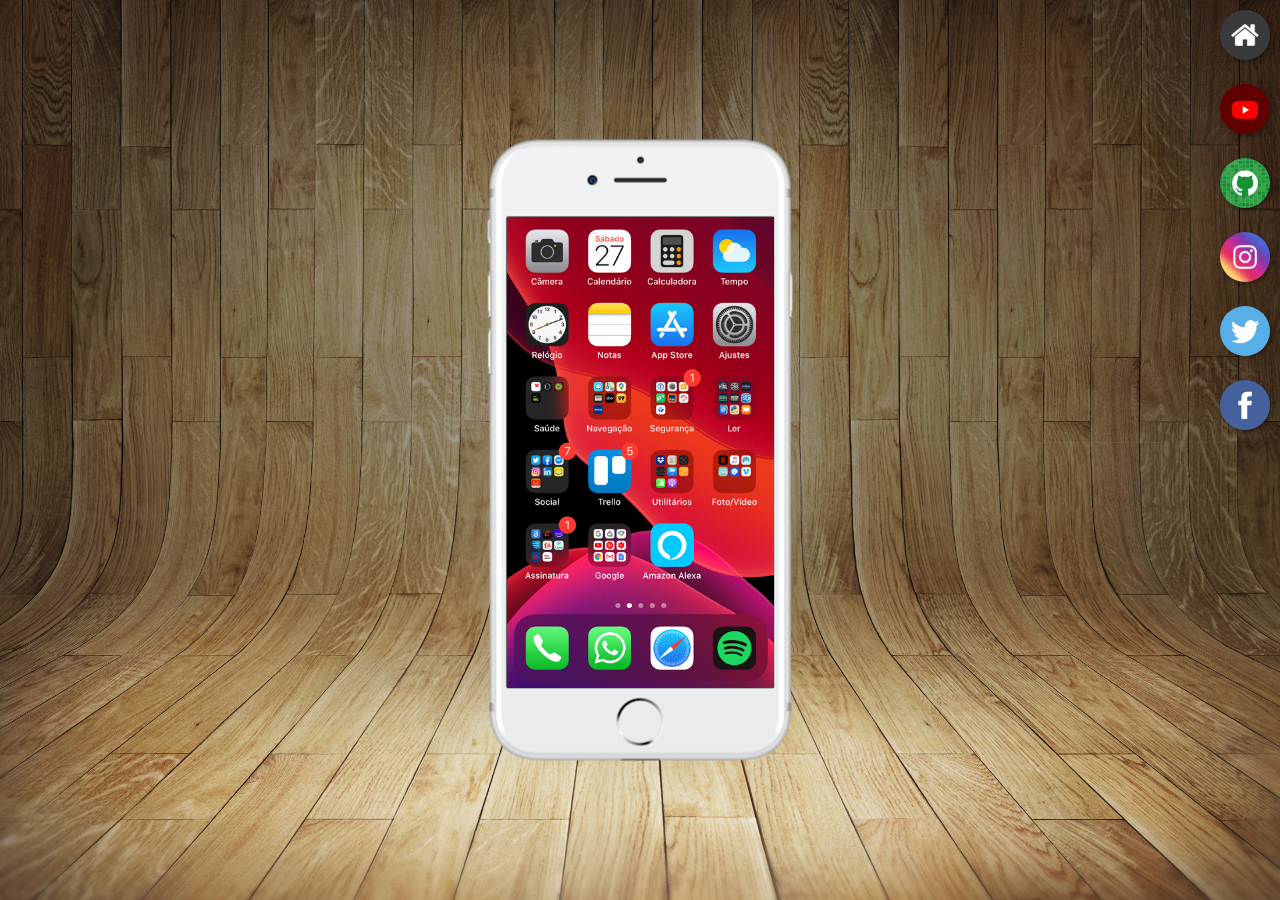
<file: index.html>
<!DOCTYPE html>
<html lang="pt-br">
<head>
    <meta charset="UTF-8">
    <meta name="viewport" content="width=device-width, initial-scale=1.0">
    <link rel="shortcut icon" href="favicon.ico" type="image/x-icon">
    <link rel="stylesheet" href="estilos/style.css">
    <title>Projeto Redes Socias</title>
</head>
<body>
    <main>
        <section id="telefone">
            <iframe src="home.html" name="tela" id="tela"
            frameborder="0">
        Seu navegador não é compativel com isso.
    </iframe>

        </section>
        <section id="redes-sociais">
            <a href="home.html" target="tela"><img src="imagens/logo-home.jpg" alt="Home"></a><br>
            <a href="youtube.html" target="tela"><img src="imagens/logo-youtube.jpg" alt="Youtube"></a><br>
            <a href="github.html" target="tela"><img src="imagens/logo-github.jpg" alt="GitHub"></a><br>
            <a href="instagram.html" target="tela"><img src="imagens/logo-instagram.jpg" alt="Instagram"></a><br>
            <a href="#" target="tela"><img src="imagens/logo-twitter.jpg" alt="Twitter"></a><br>
            <a href="facebook.html" target="tela"><img src="imagens/logo-facebook.jpg" alt="Facebook"></a><br>
            

        </section>
    </main>
    
</body>
</html>
</file>
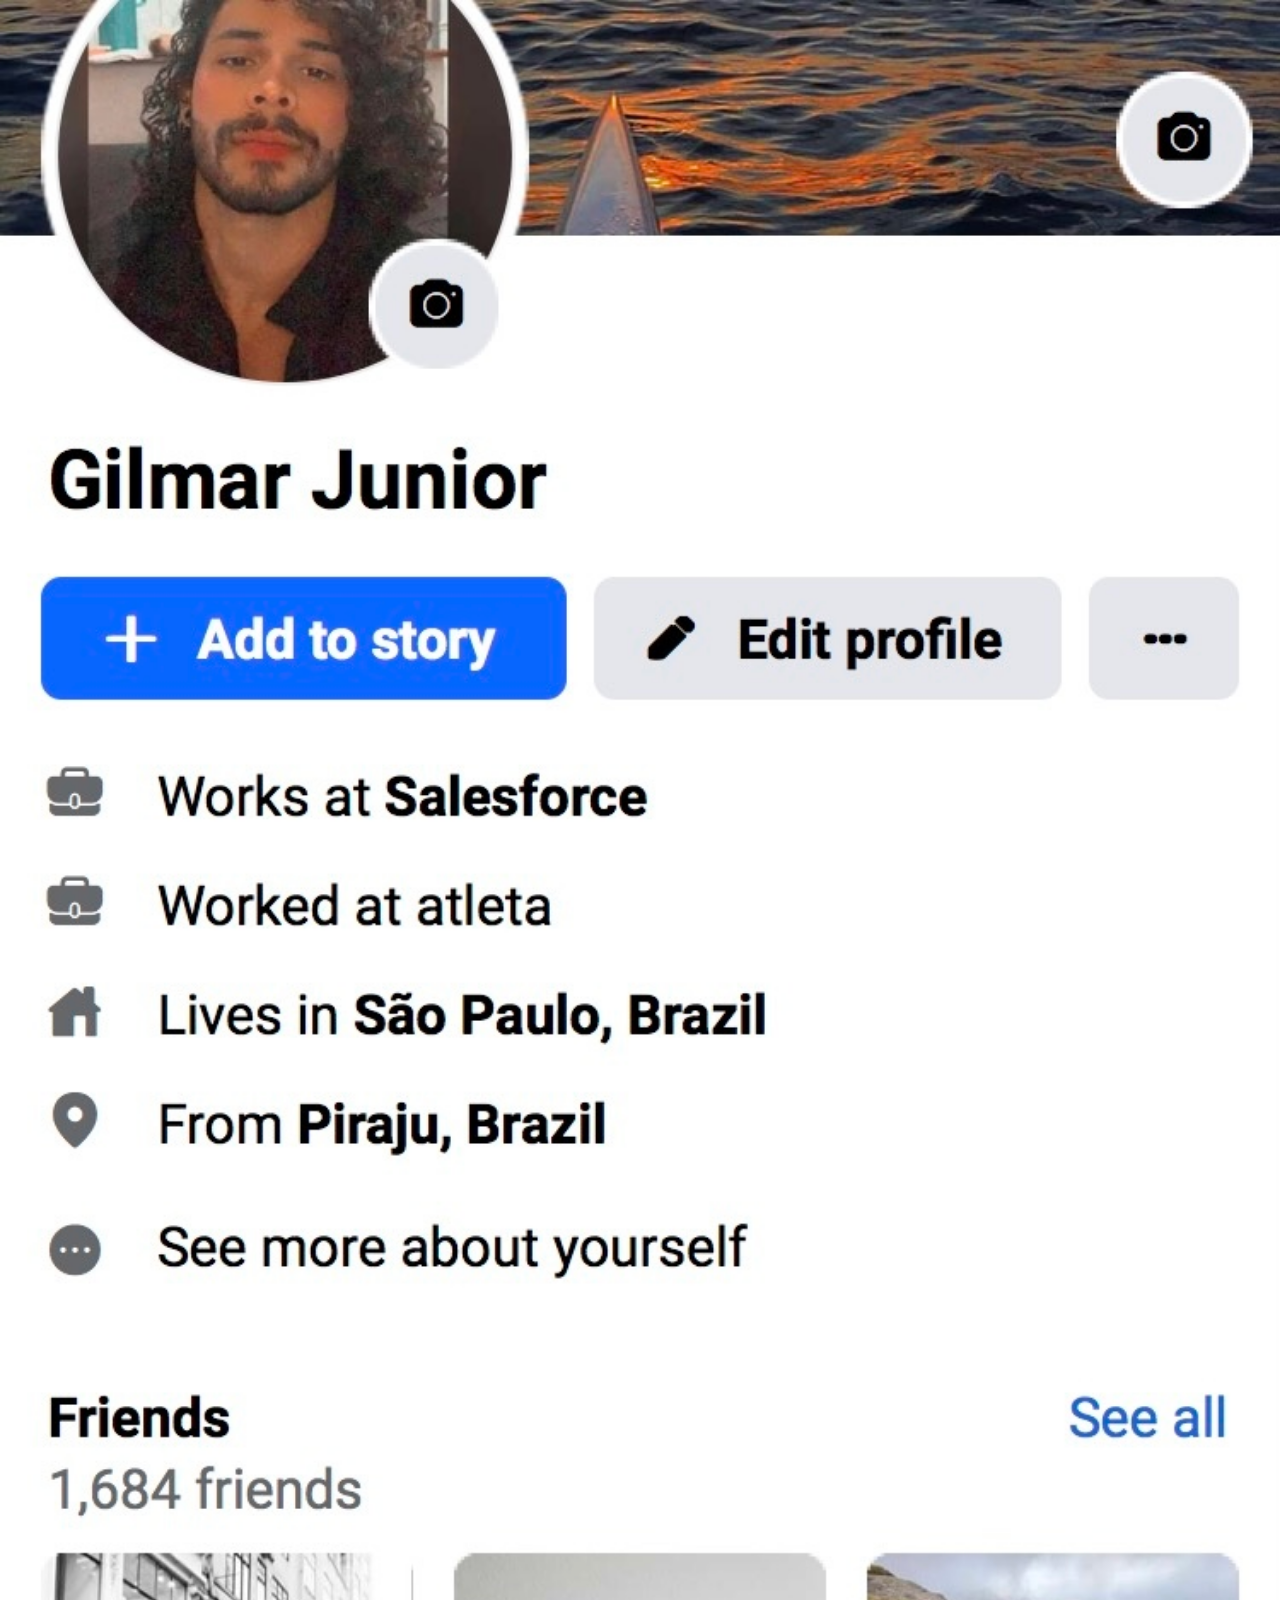
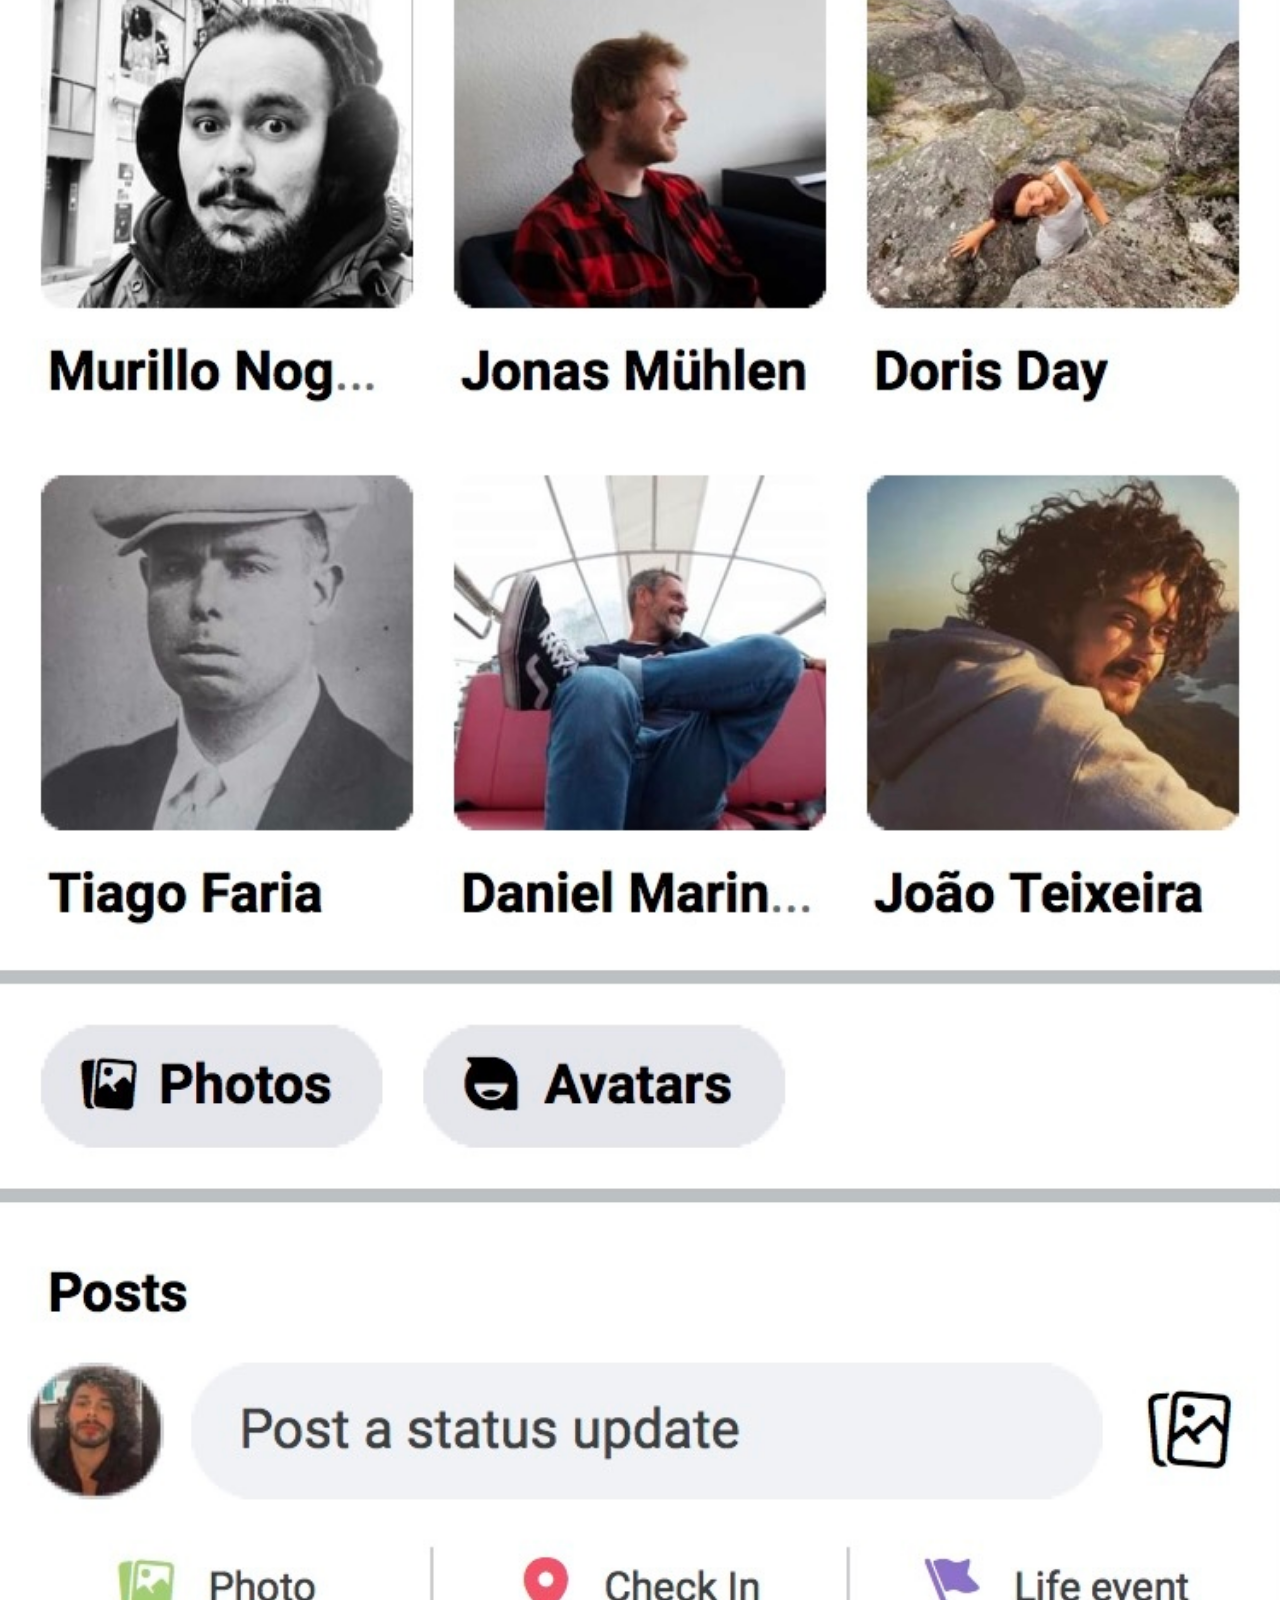
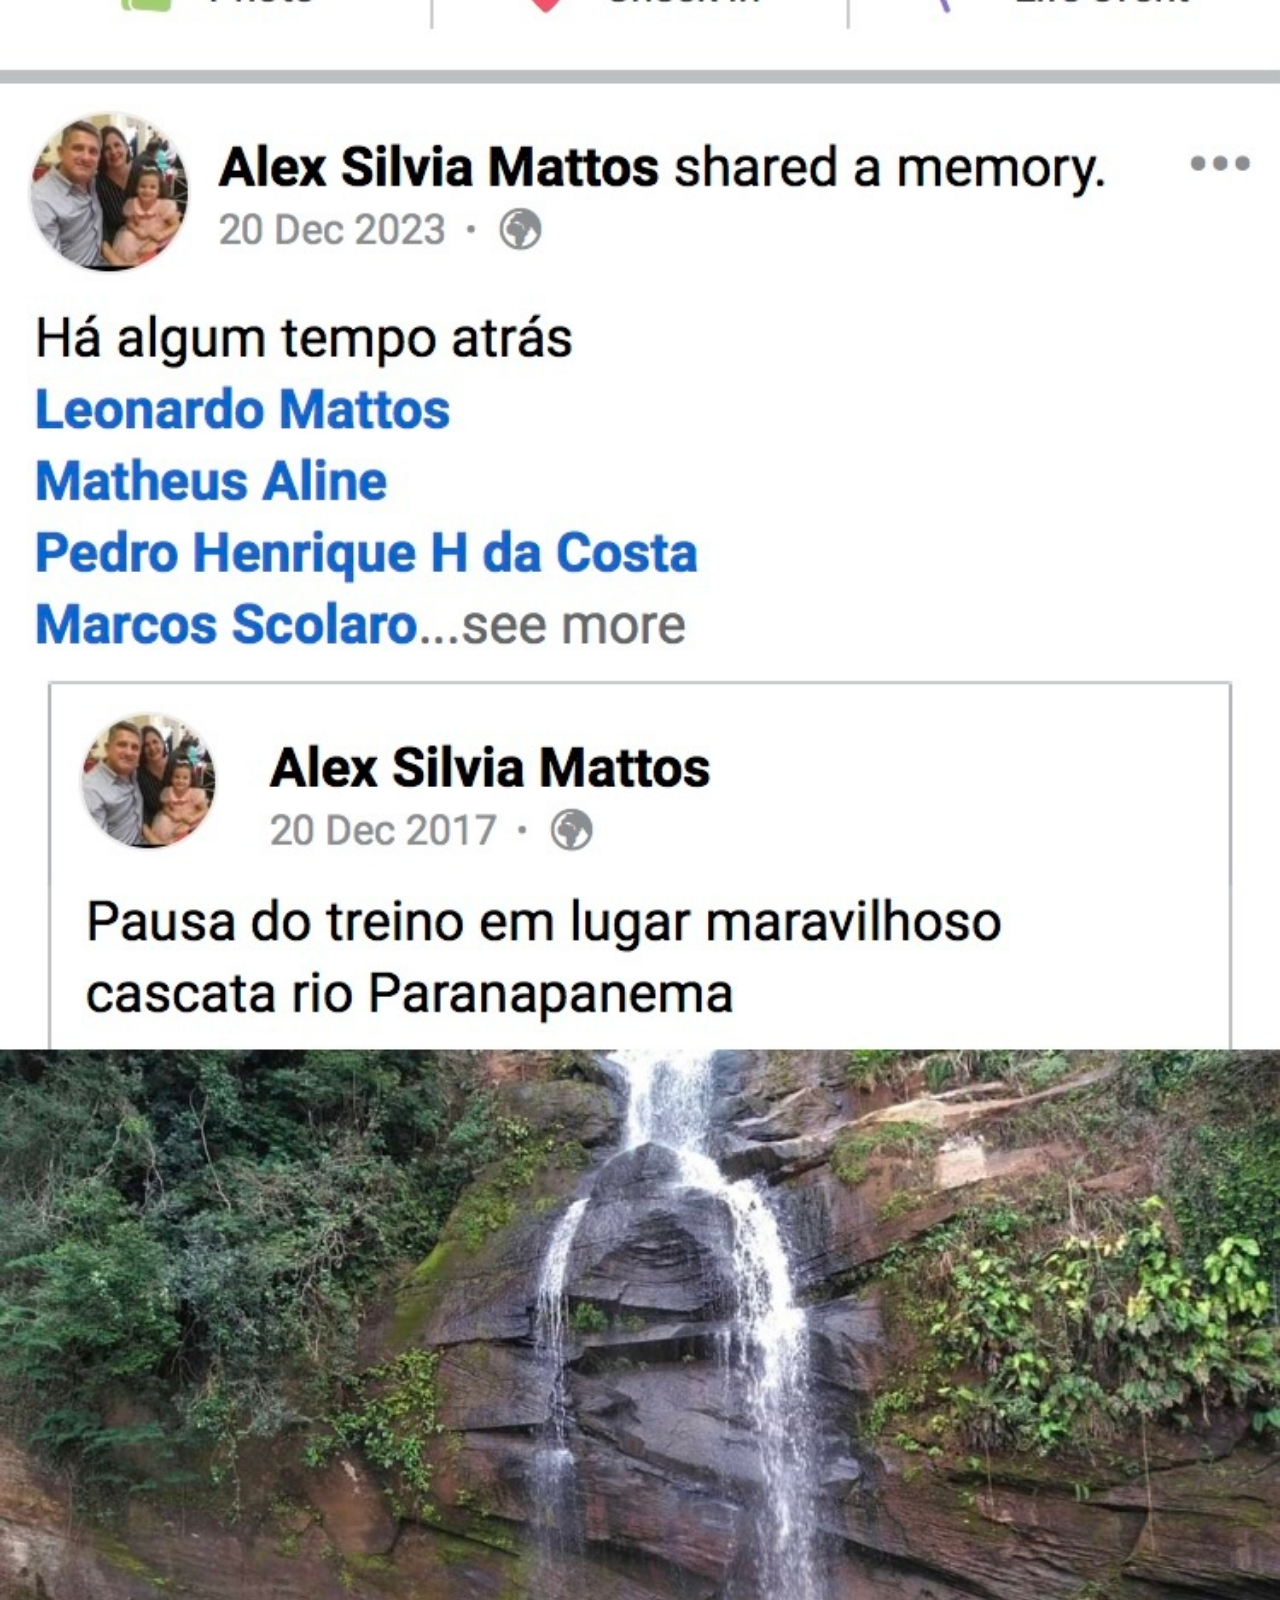
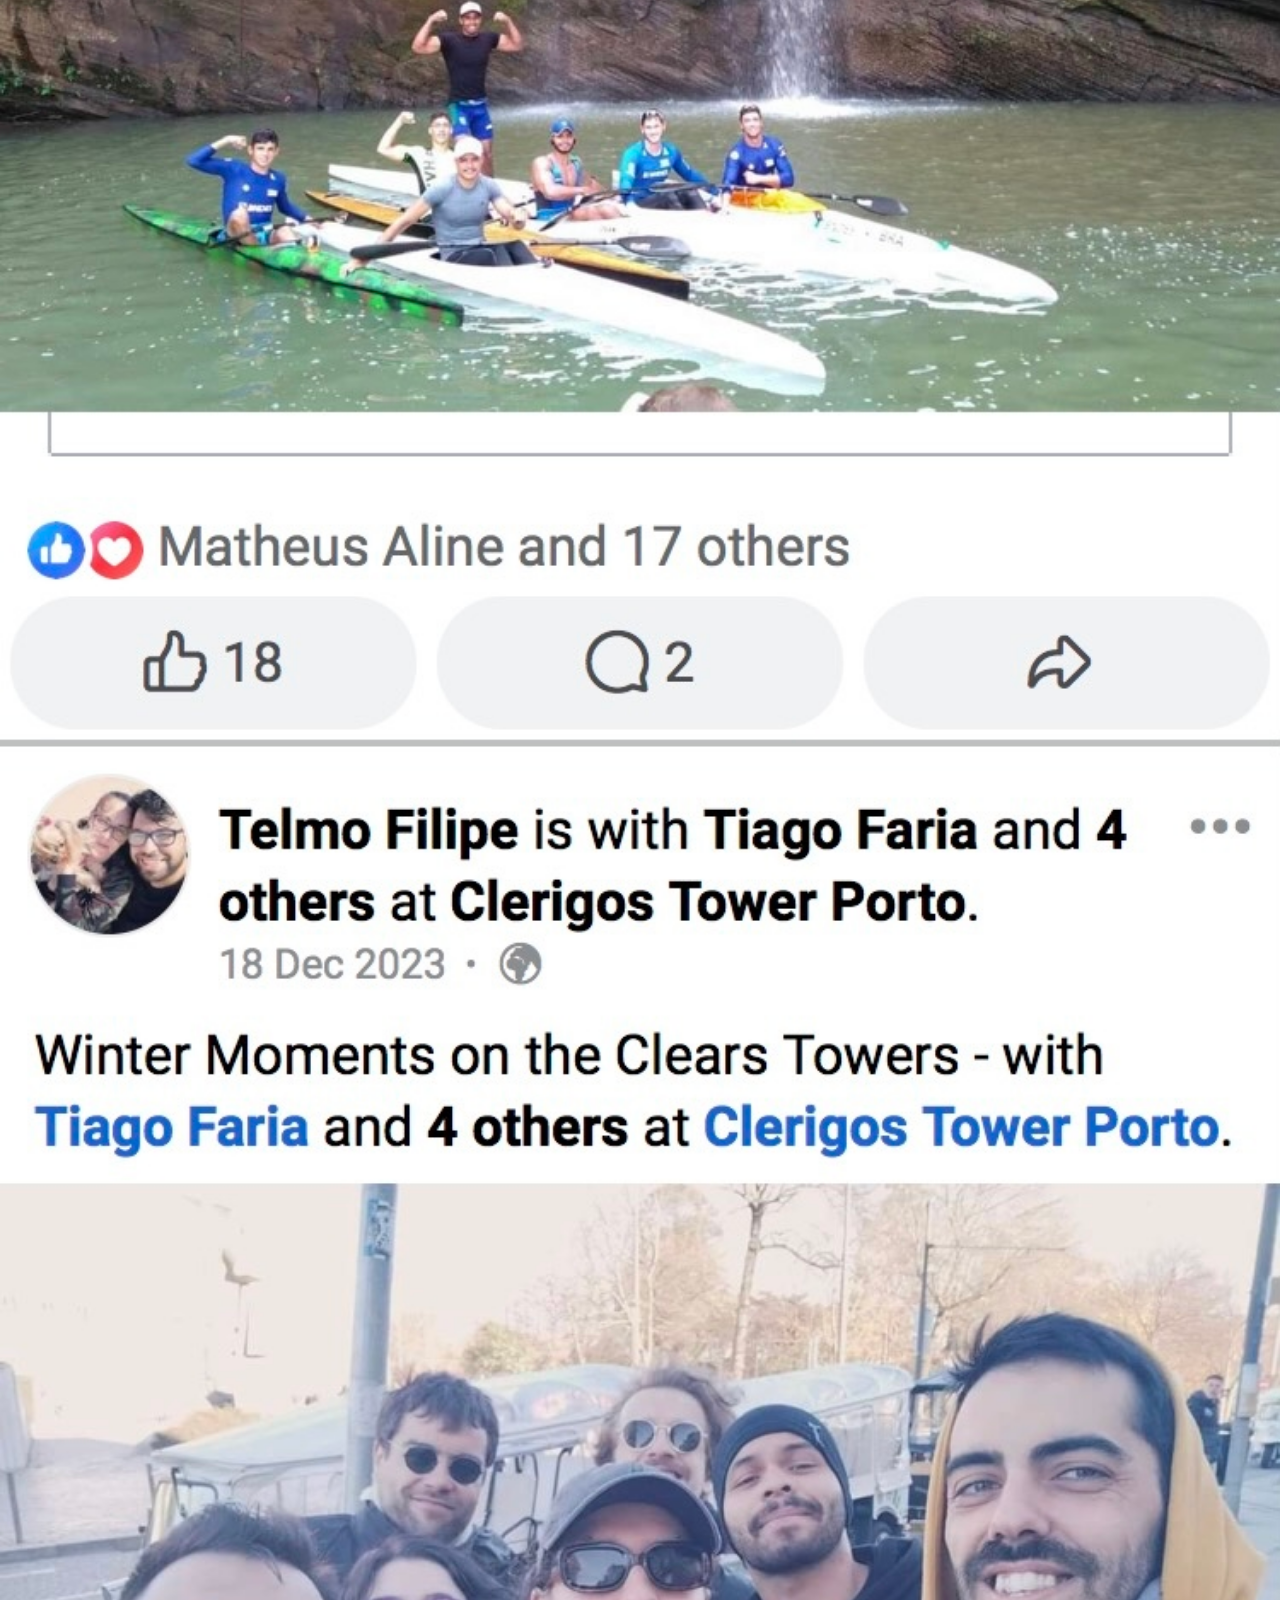
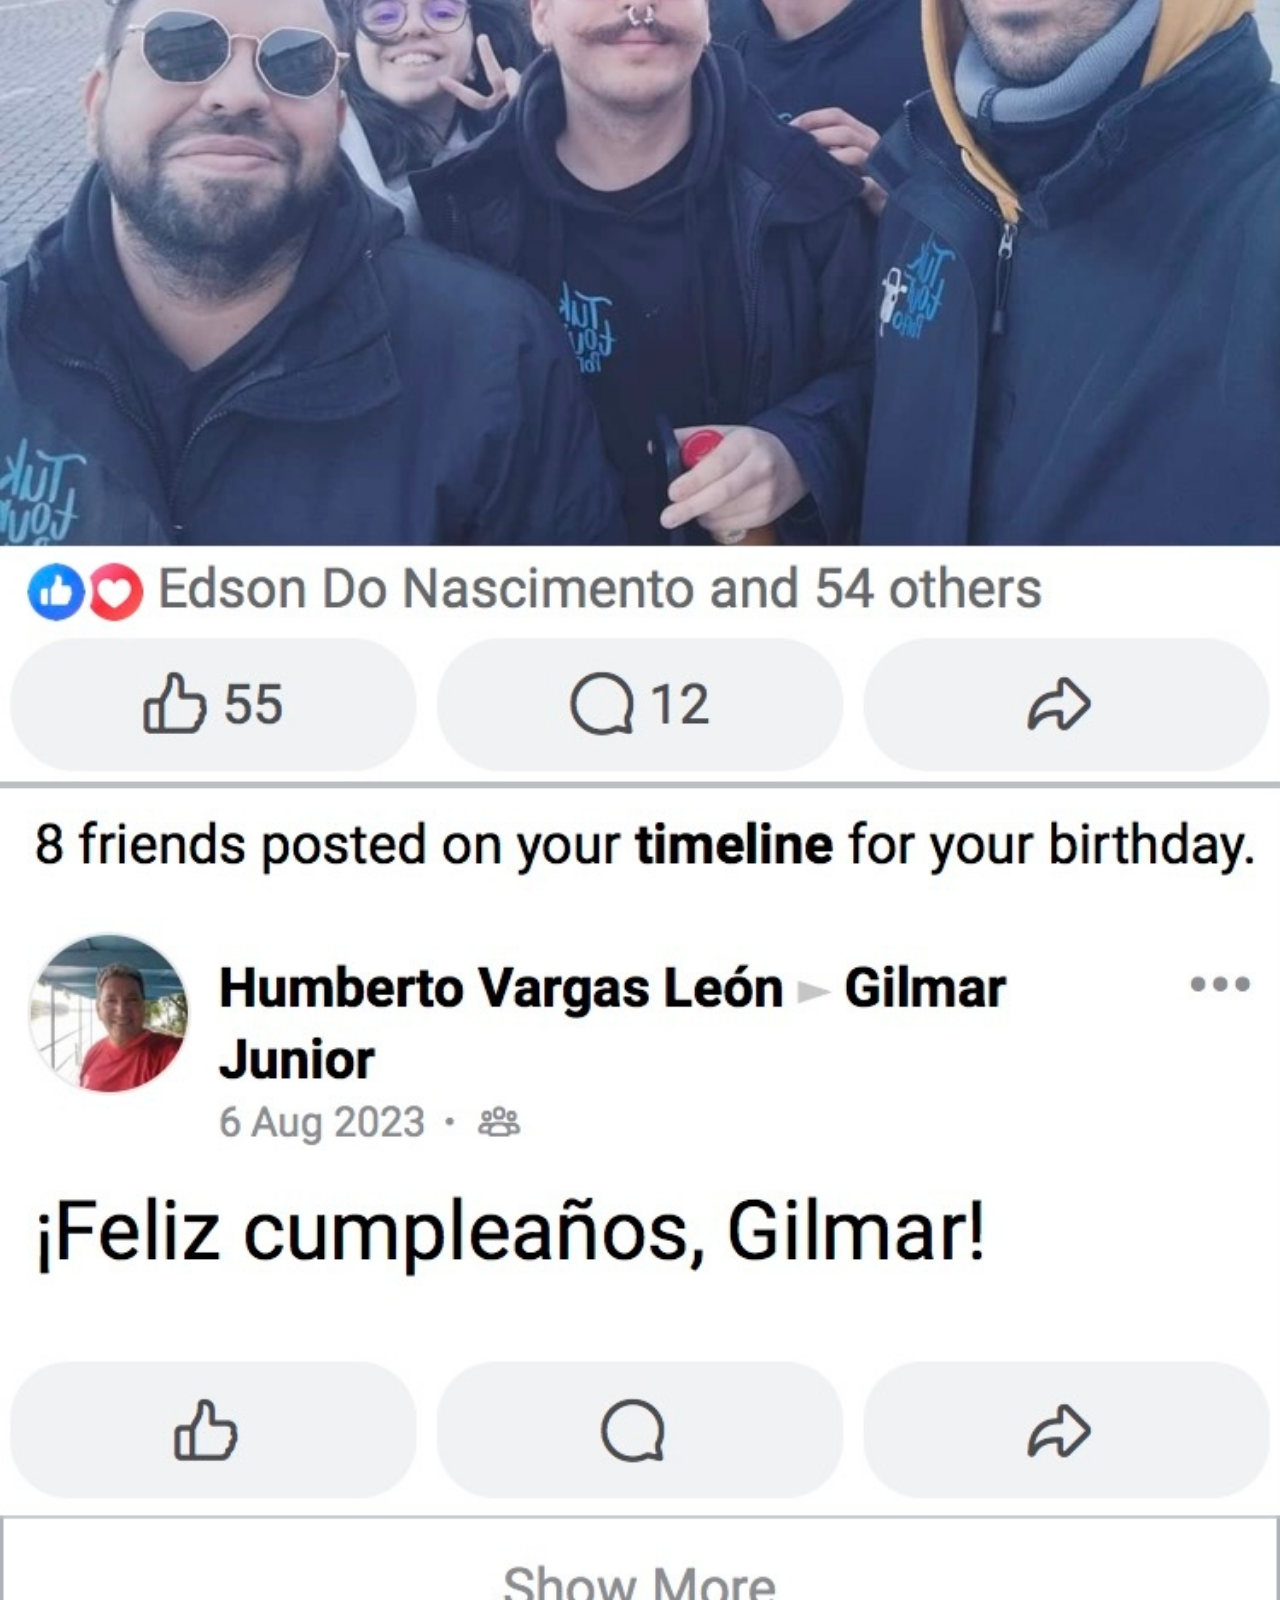
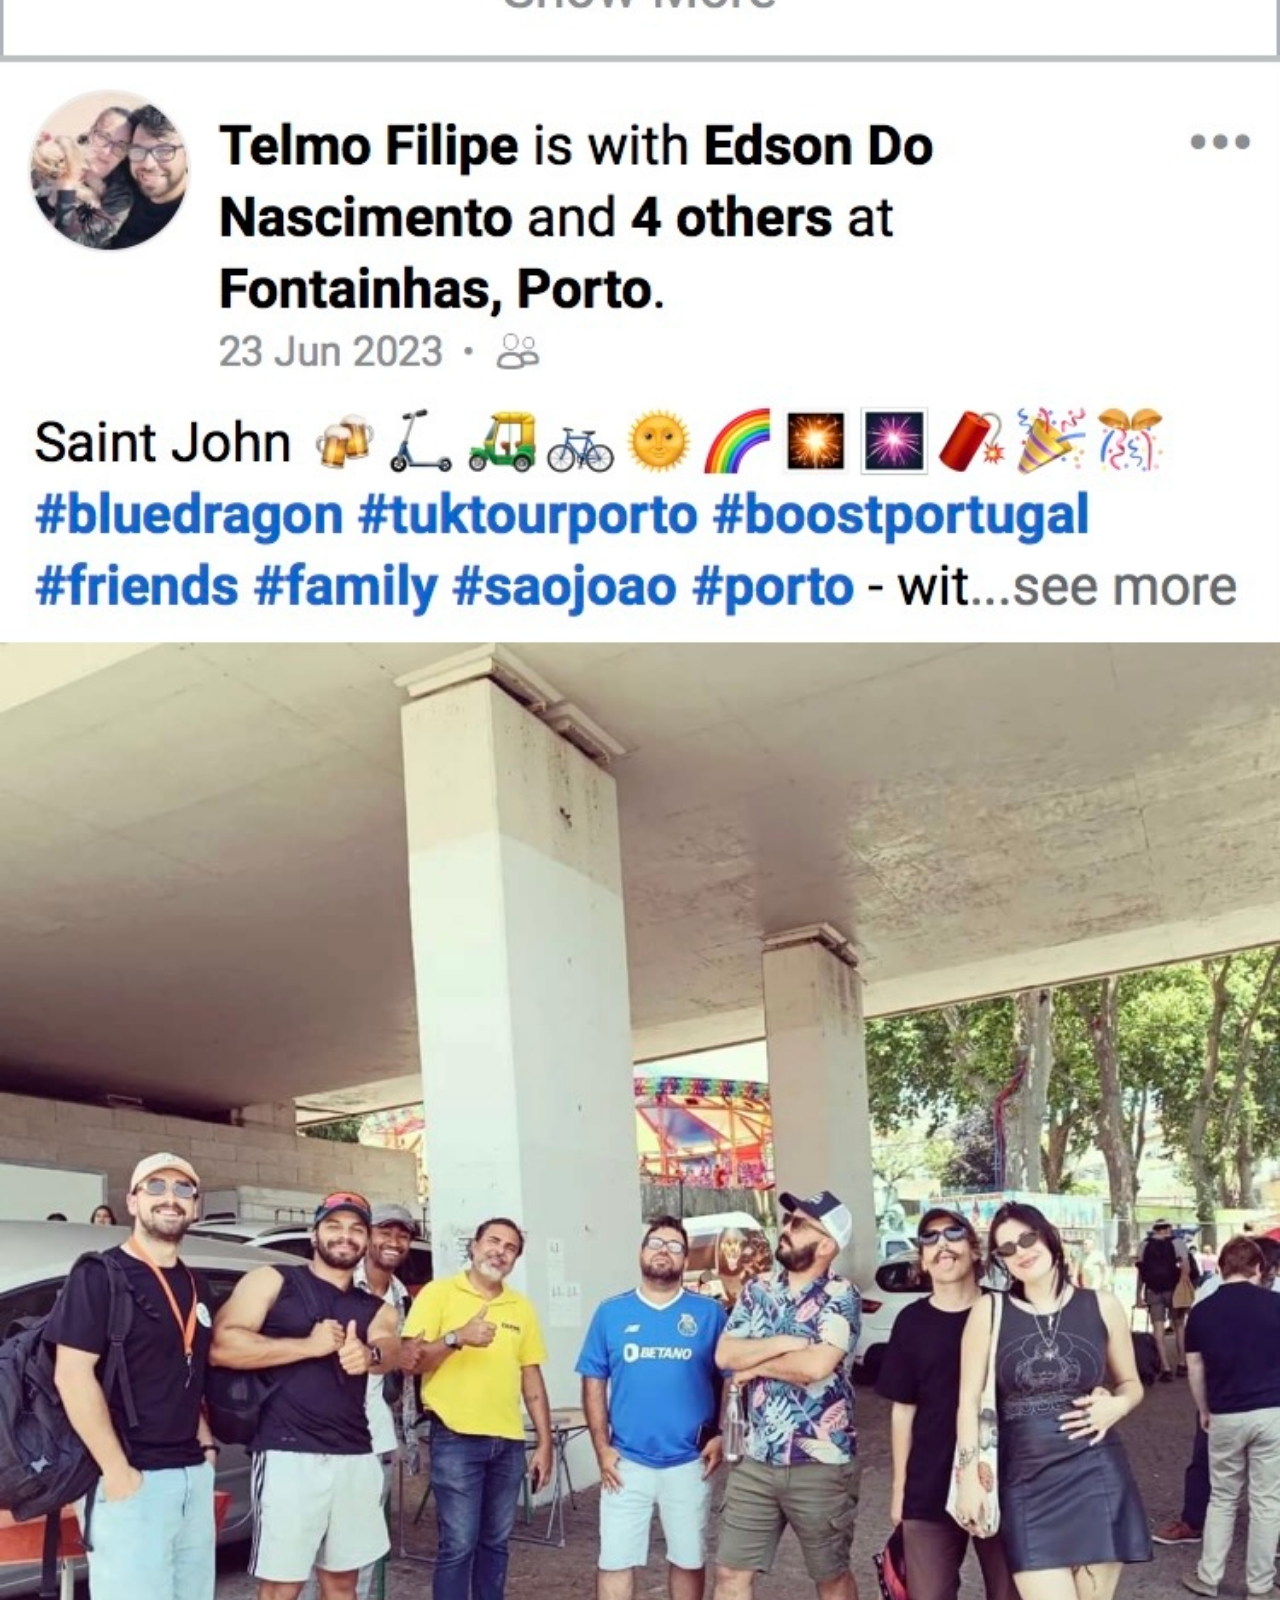
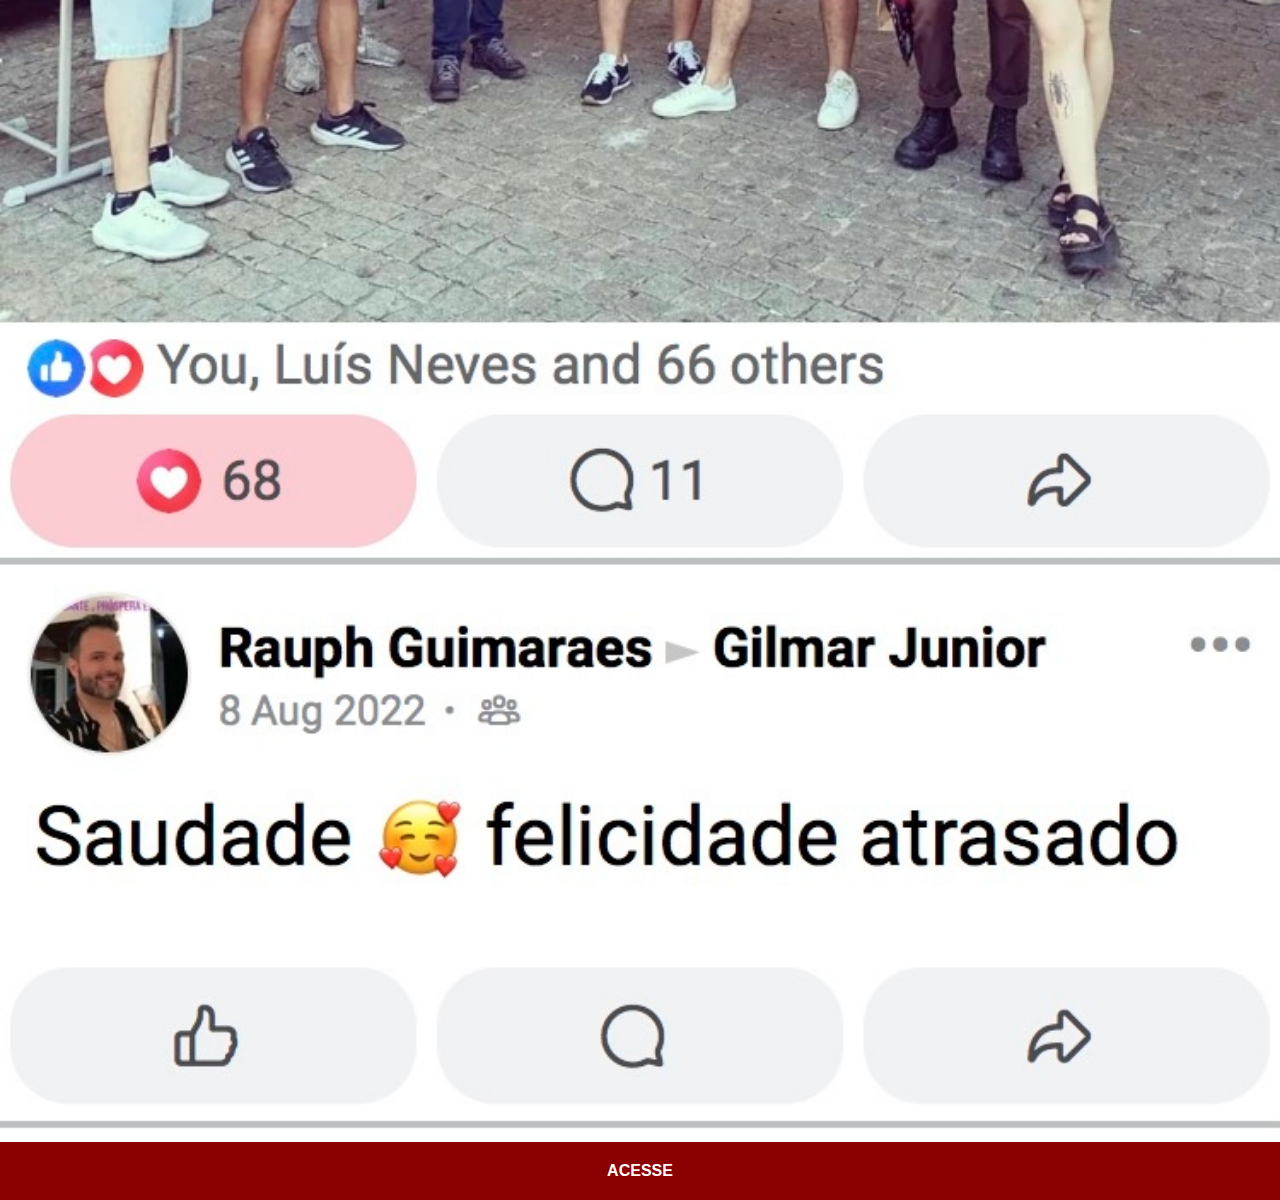
<file: facebook.html>
<!DOCTYPE html>
<html lang="en">
<head>
    <meta charset="UTF-8">
    <meta name="viewport" content="width=device-width, initial-scale=1.0">
    <title>Facebook</title>
    <link rel="stylesheet" href="estilos/social.css">
</head>
<body>
    <img src="imagens/face.jpg" alt="Facebook">
    <a href="https://www.facebook.com/gilmar.junior.73550" target="_blank">ACESSE</a>
    
</body>
</html>
</file>
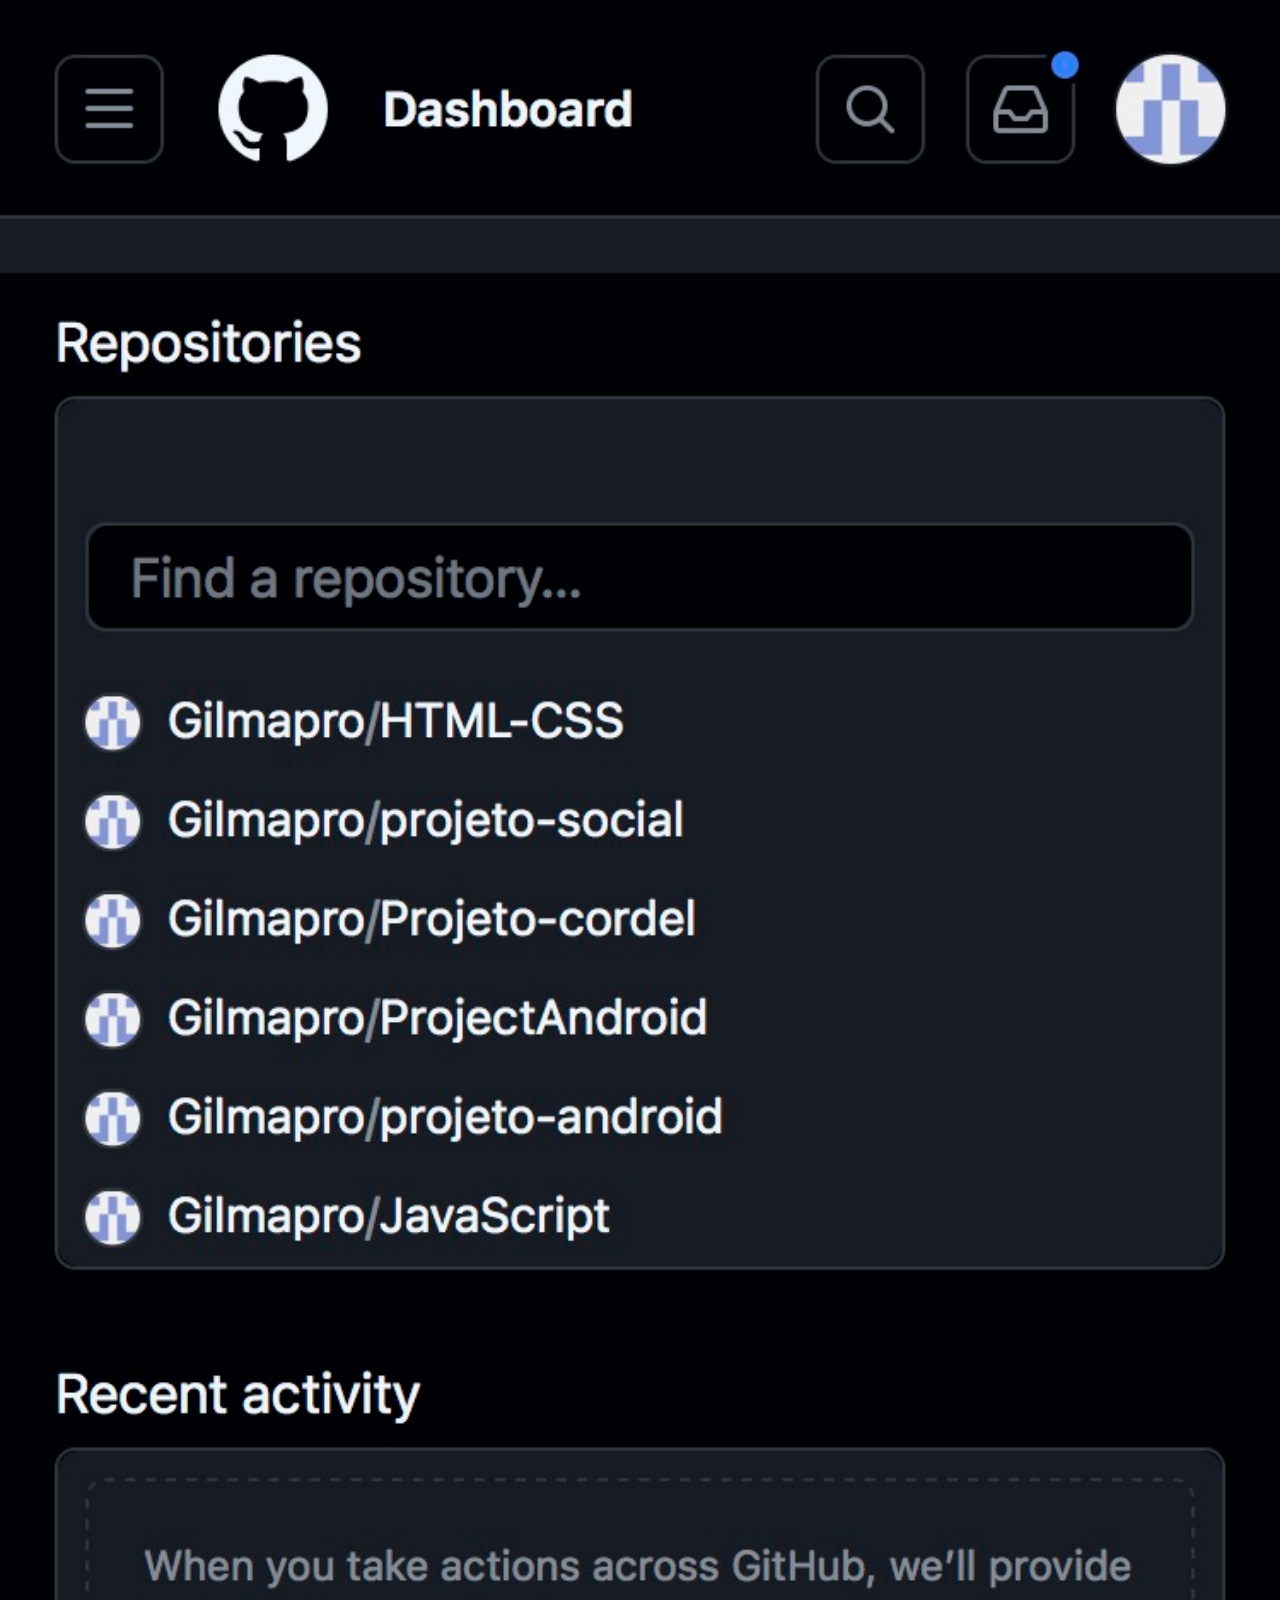
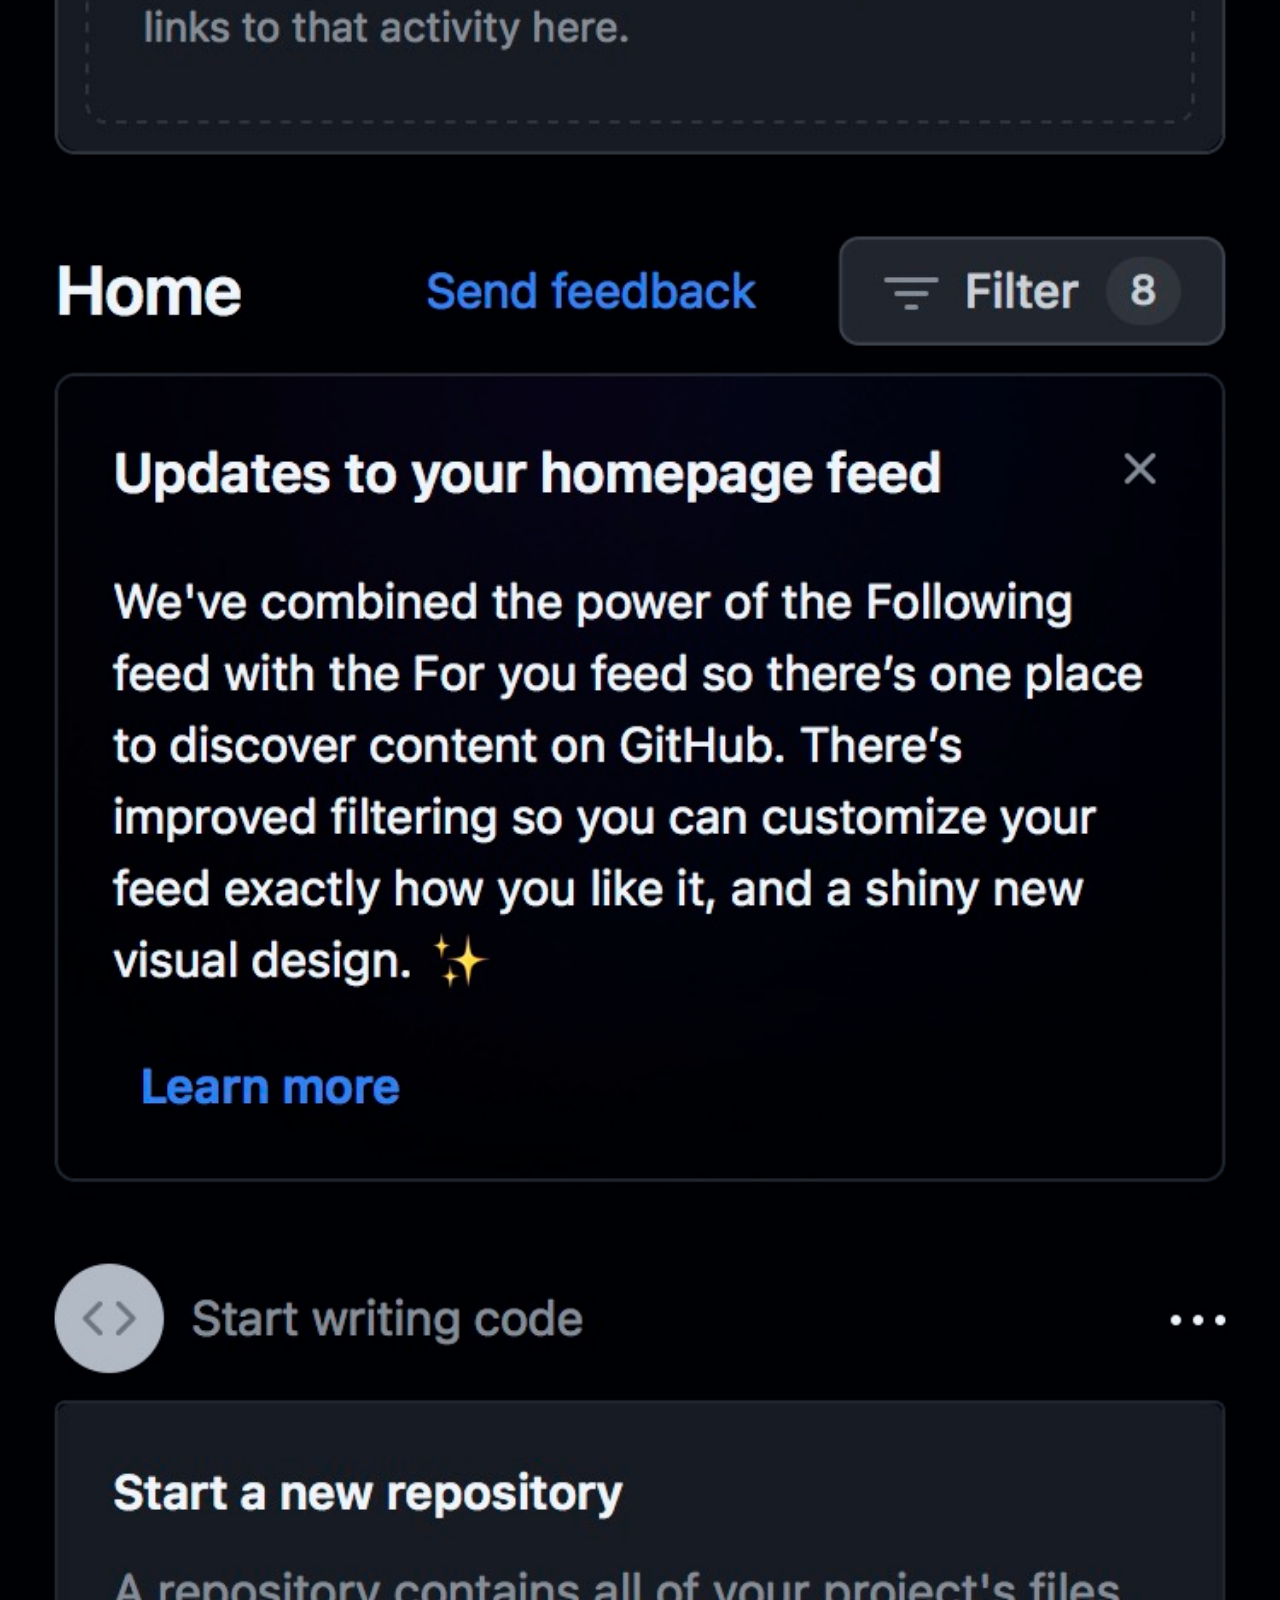
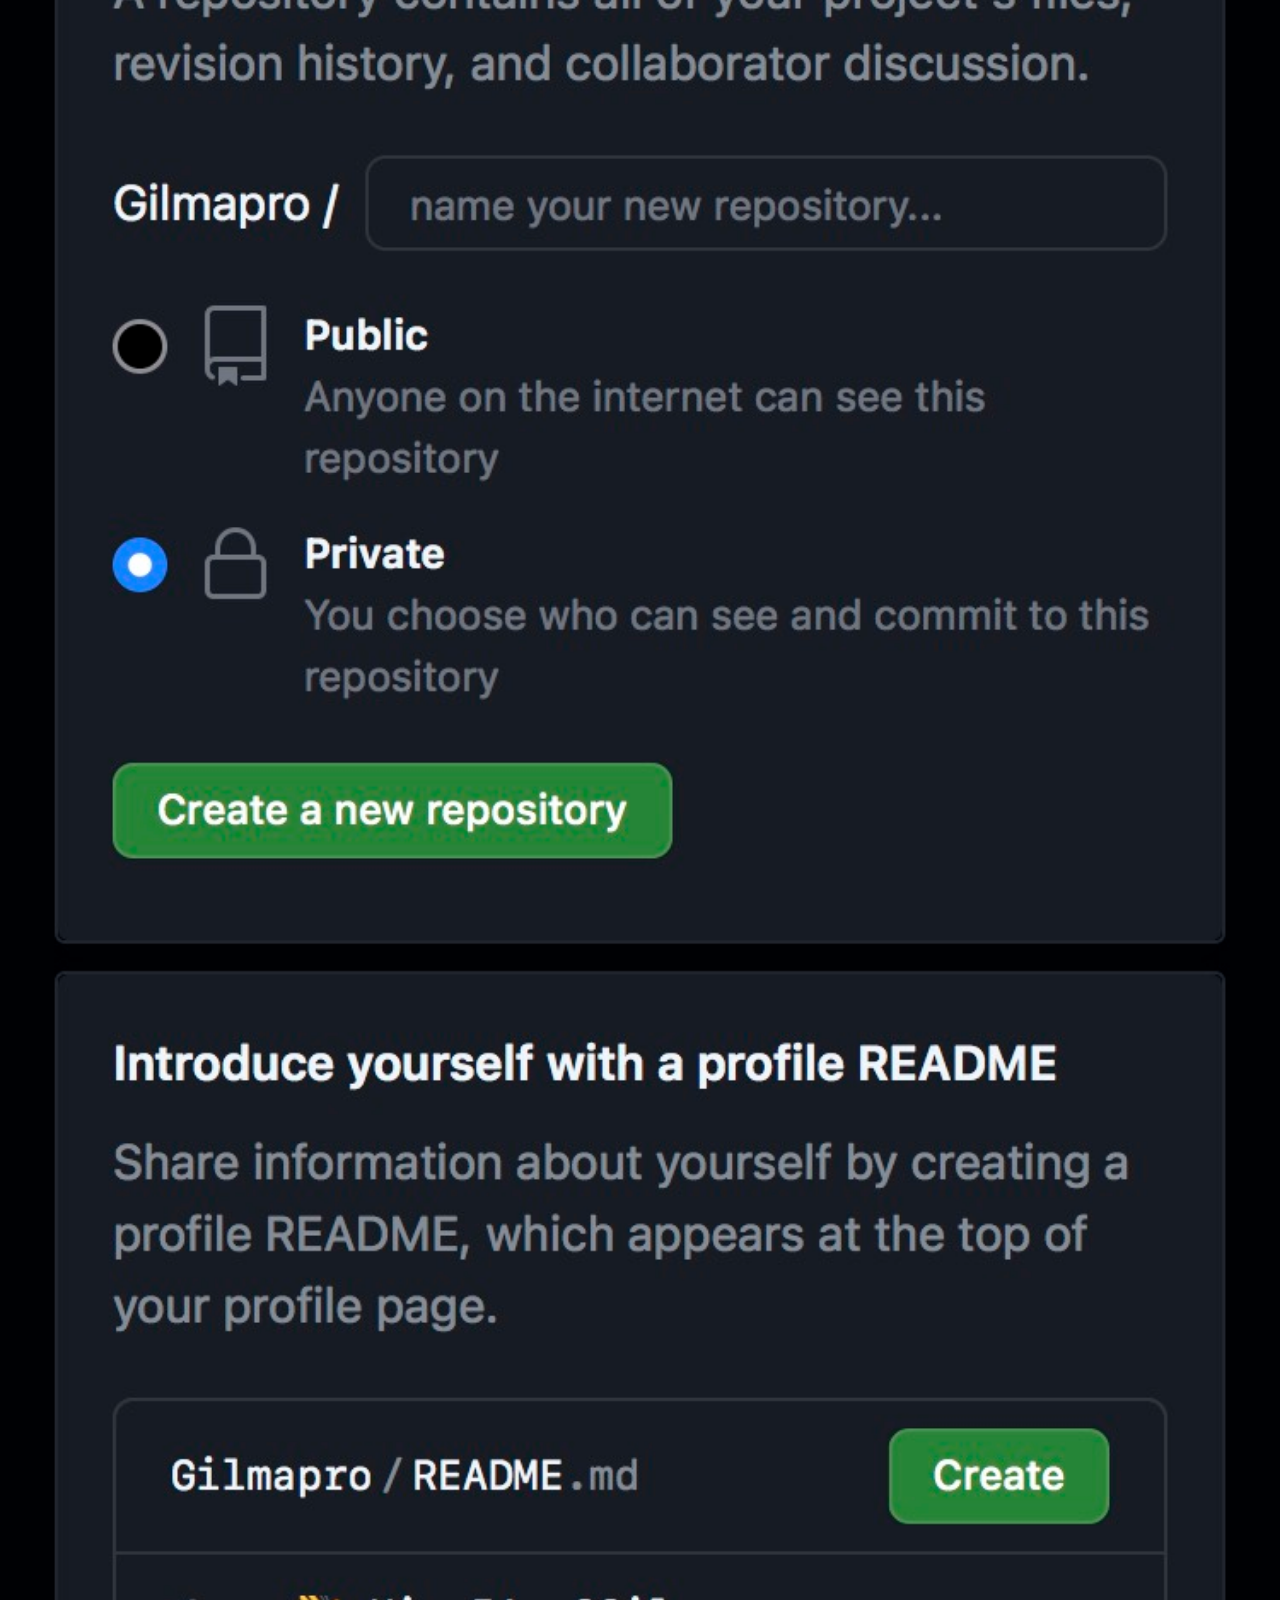
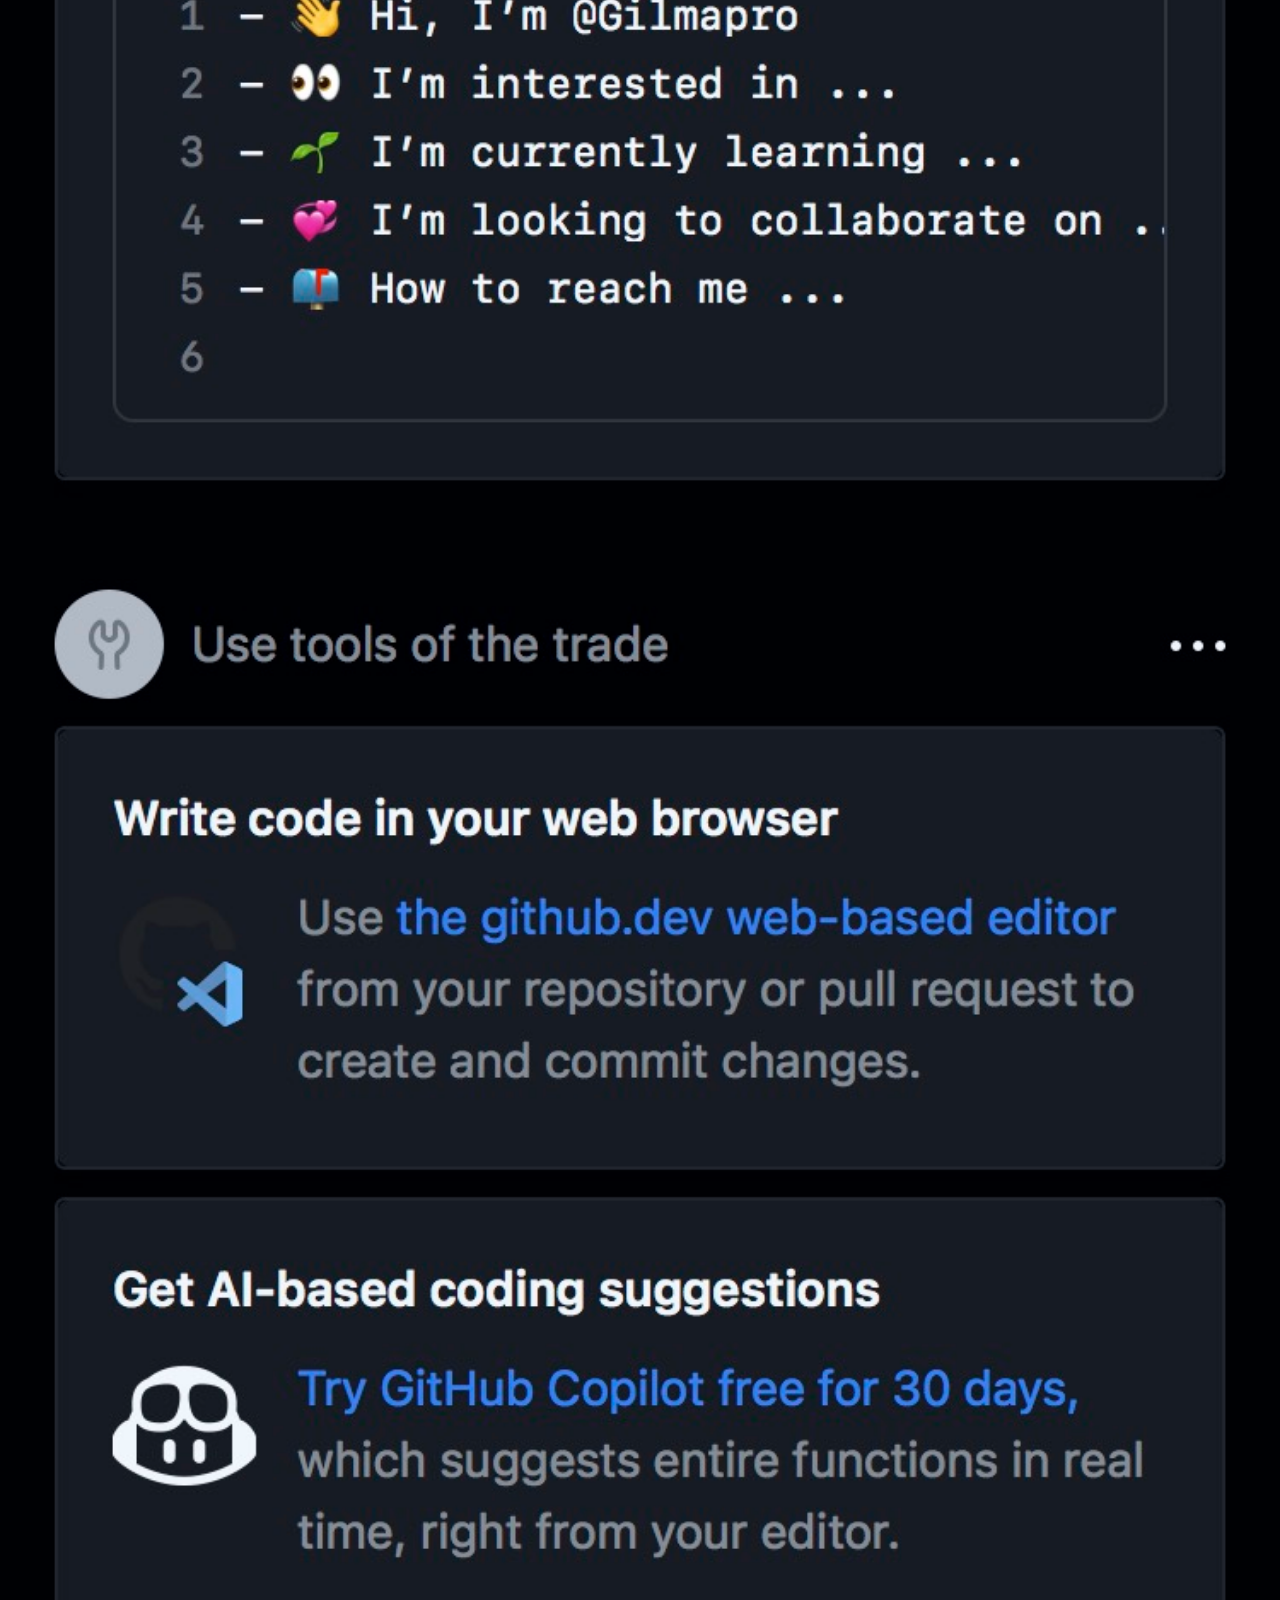
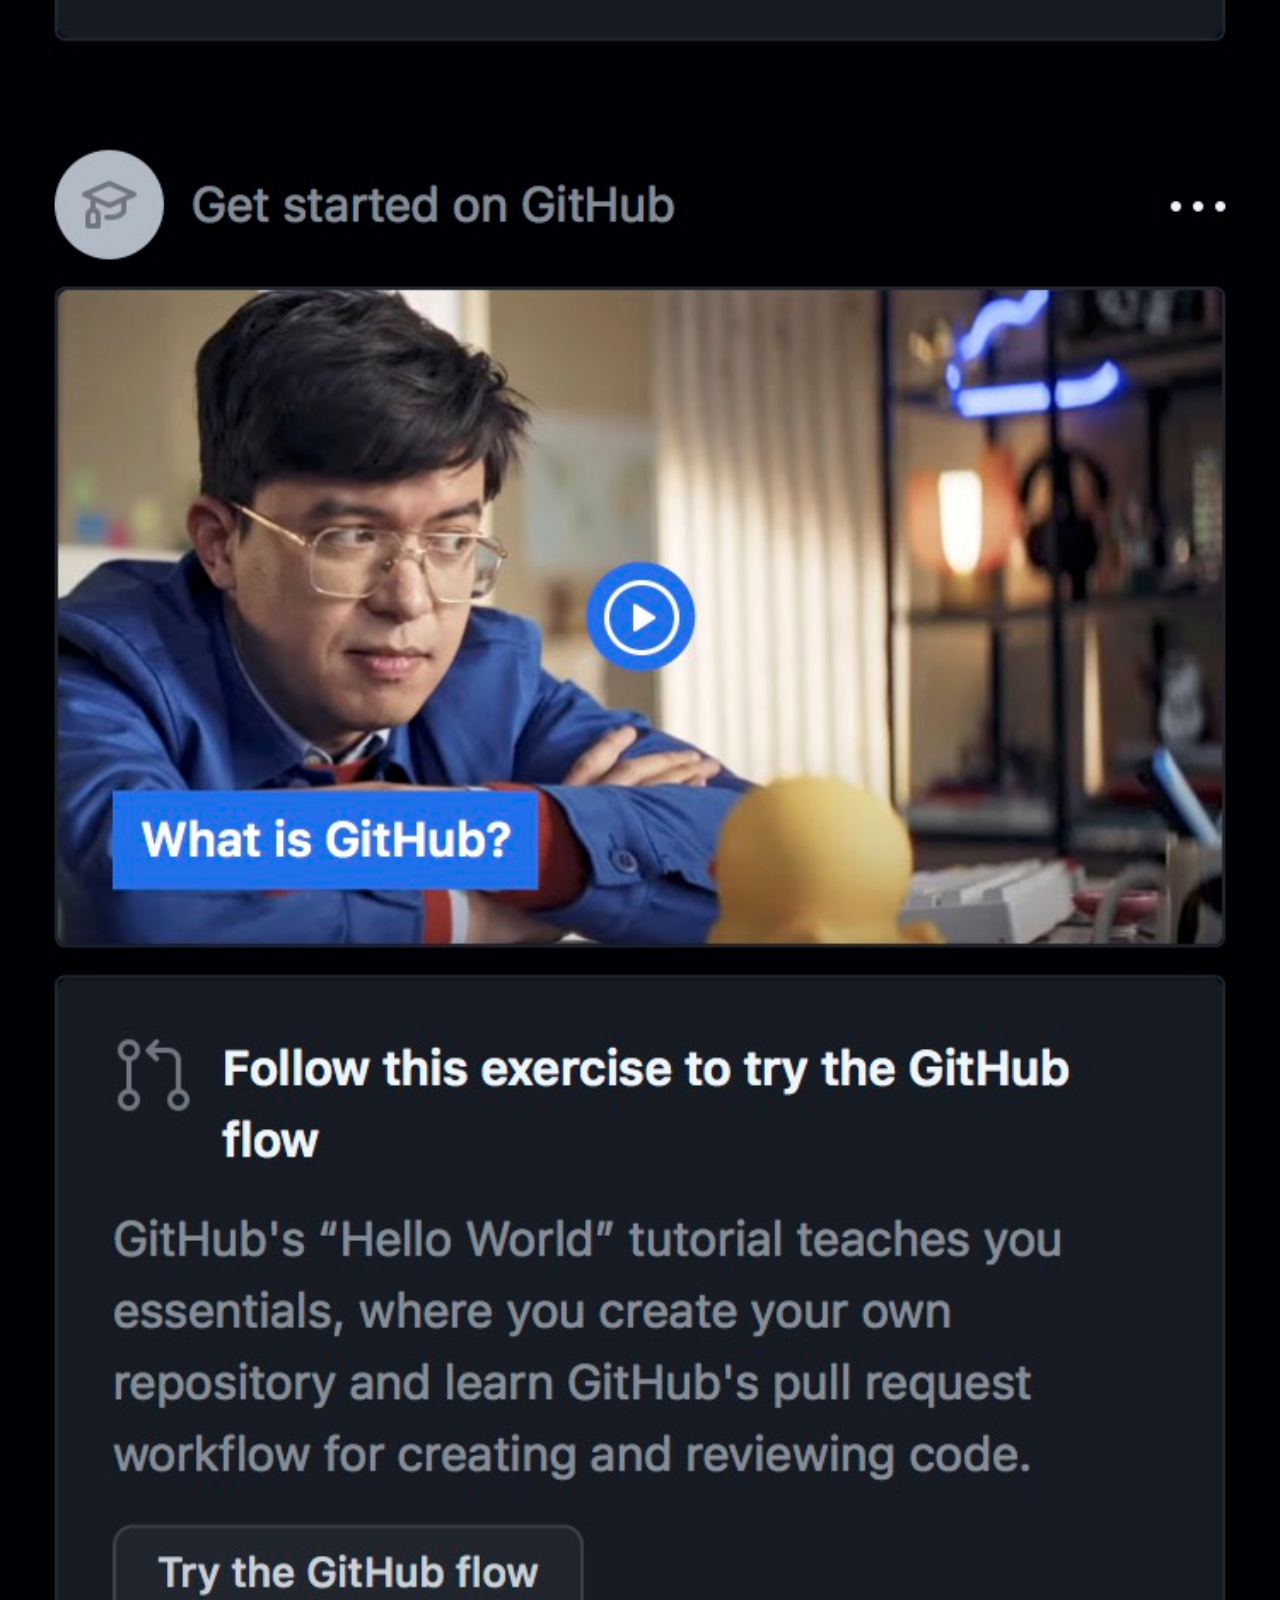
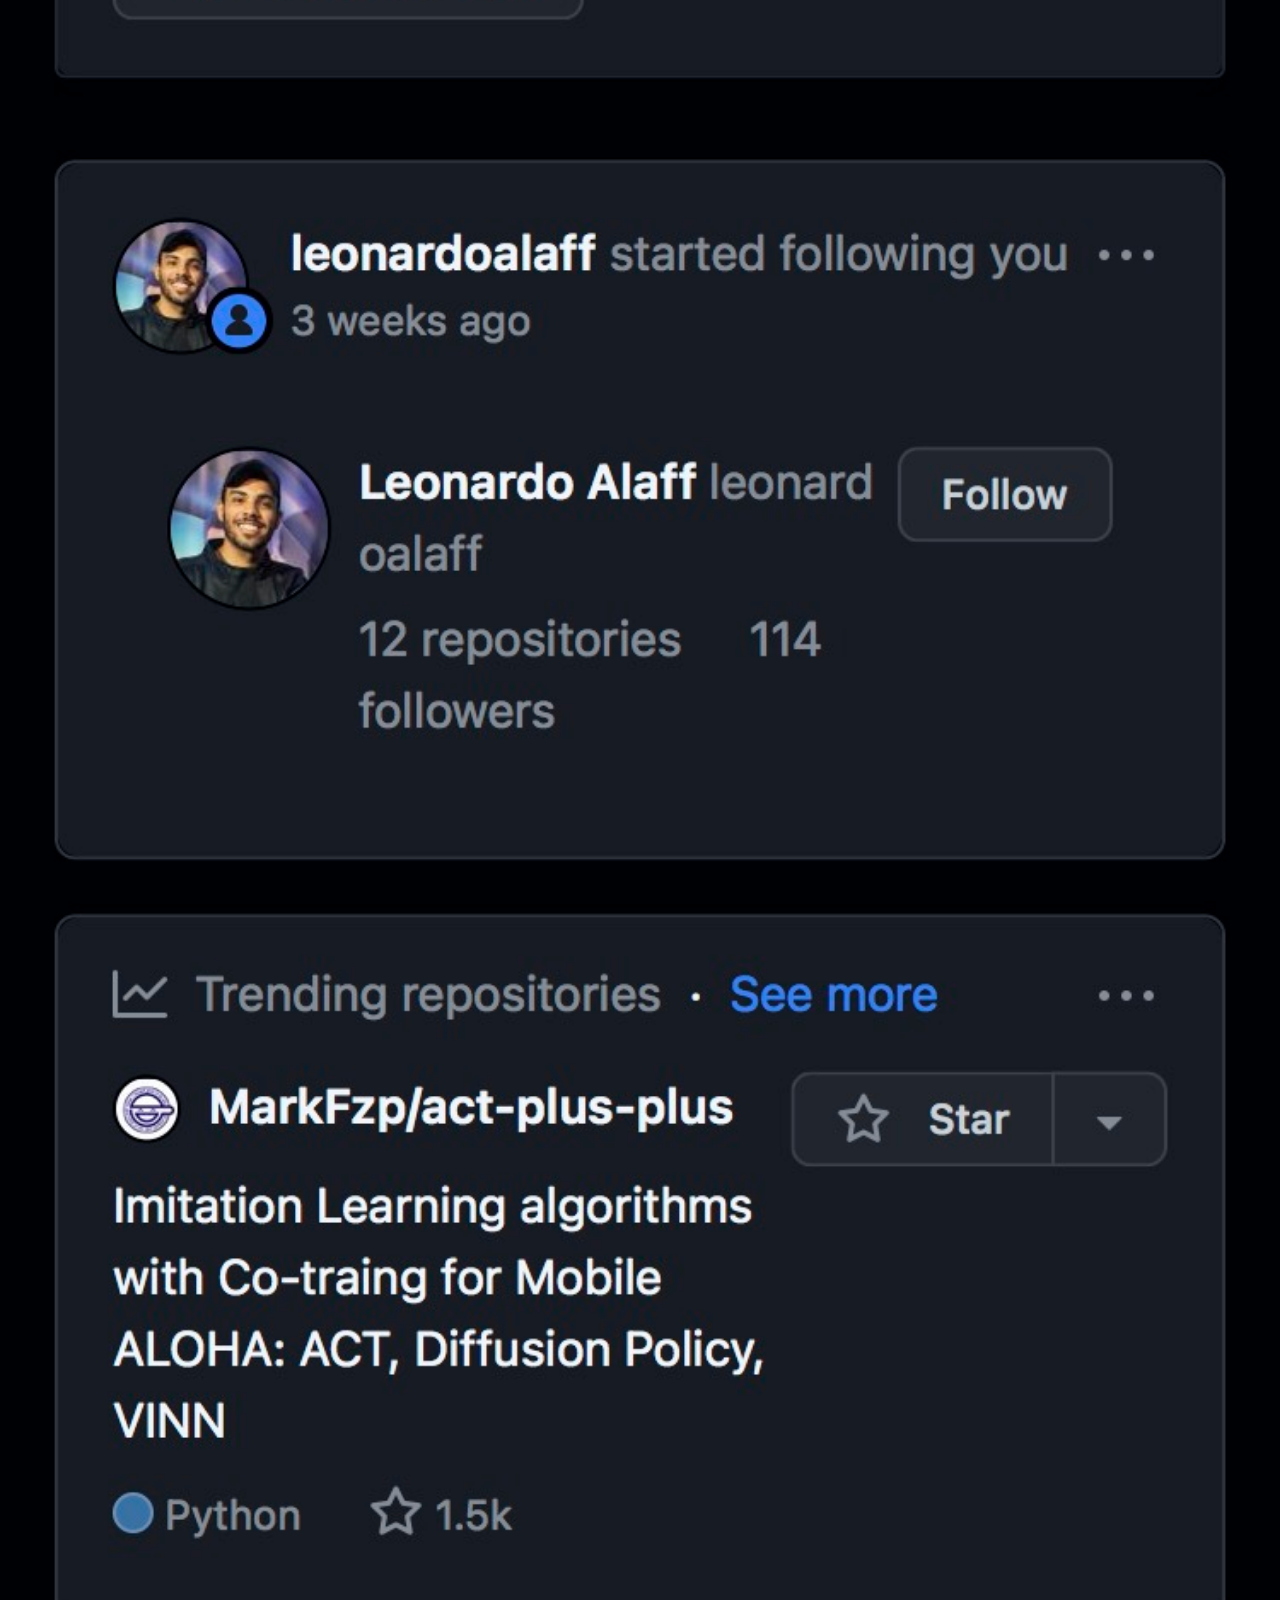
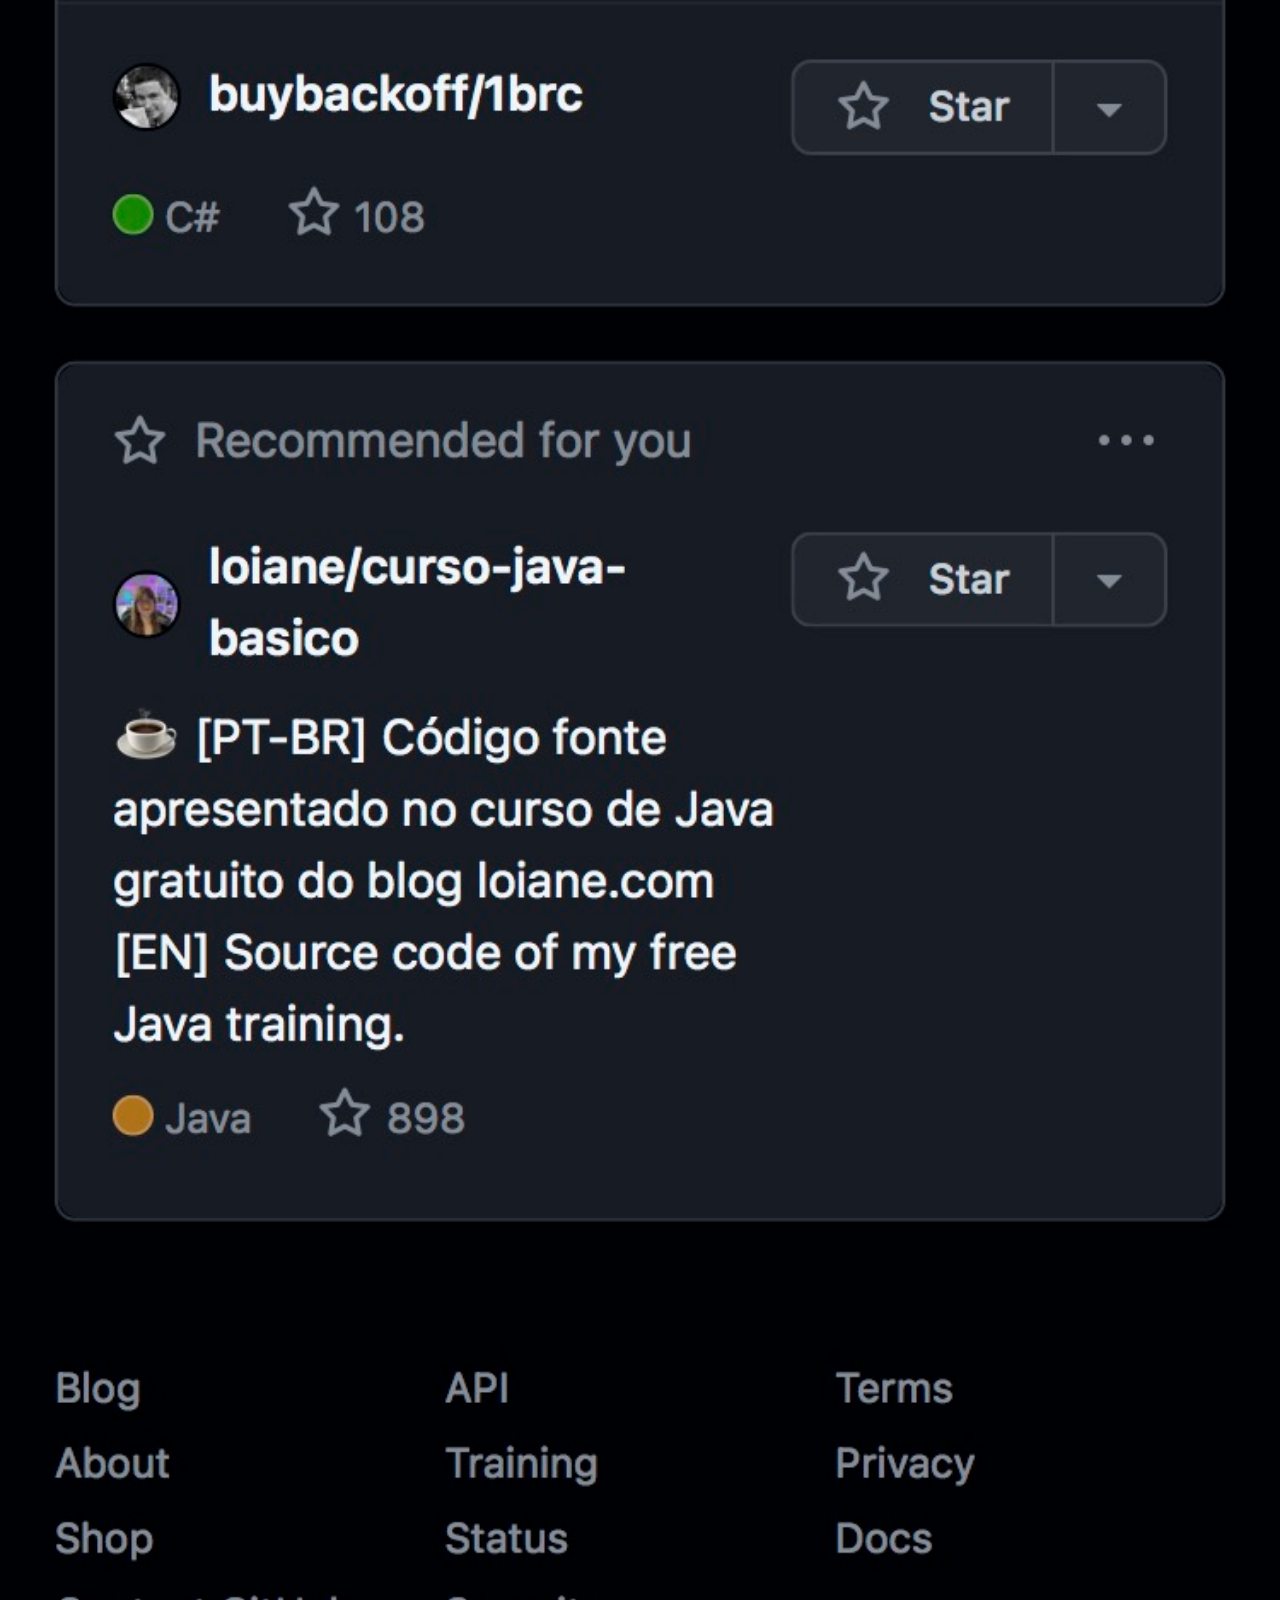
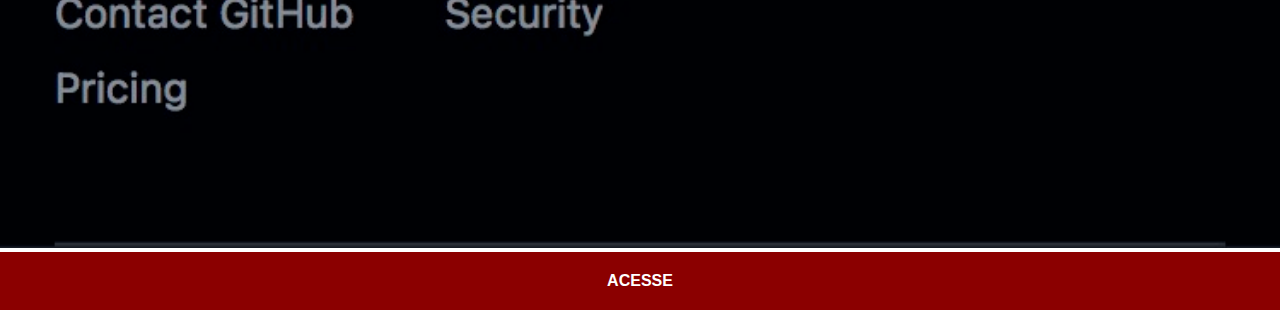
<file: github.html>
<!DOCTYPE html>
<html lang="pt-br">
<head>
    <meta charset="UTF-8">
    <meta name="viewport" content="width=device-width, initial-scale=1.0">
    <title>GitHub</title>
    <link rel="stylesheet" href="estilos/social.css">
</head>
<body>
    <img src="imagens/github.JPG" alt="GitHub">
    <a href="https://github.com/Gilmapro" target="_blank">ACESSE</a>
    
</body>
</html>
</file>
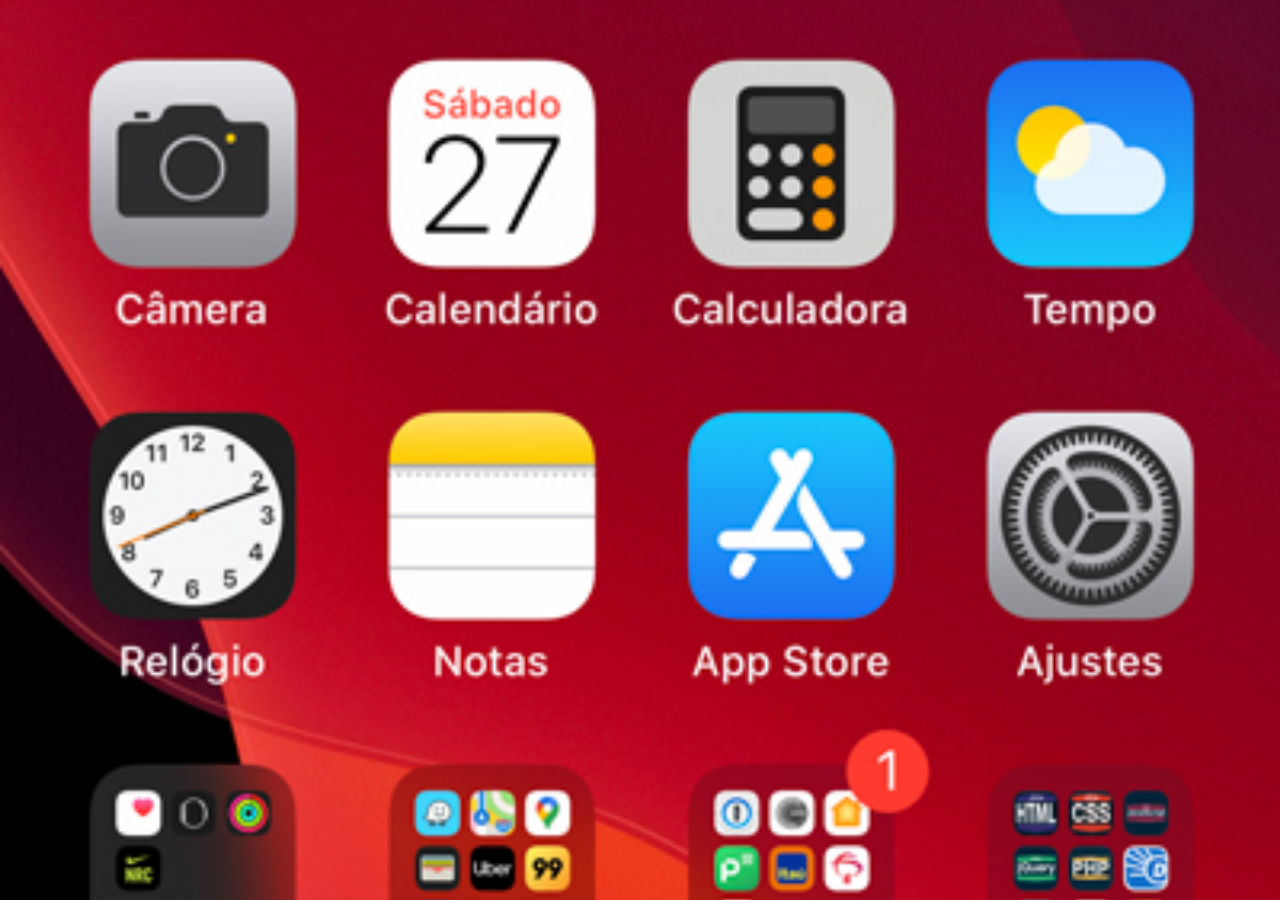
<file: home.html>
<!DOCTYPE html>
<html lang="pt-br">
<head>
    <meta charset="UTF-8">
    <meta name="viewport" content="width=device-width, initial-scale=1.0">
    <title>Home</title>
</head>
<style>
    * {
        margin: 0px;
        padding: 0px;

    }

    body {
        width: 100vh;
        height: 100vh;
        background: black url('imagens/tela-home.jpg') no-repeat top center;
        background-size: cover;
    }
</style>
<body>
    
</body>
</html>
</file>
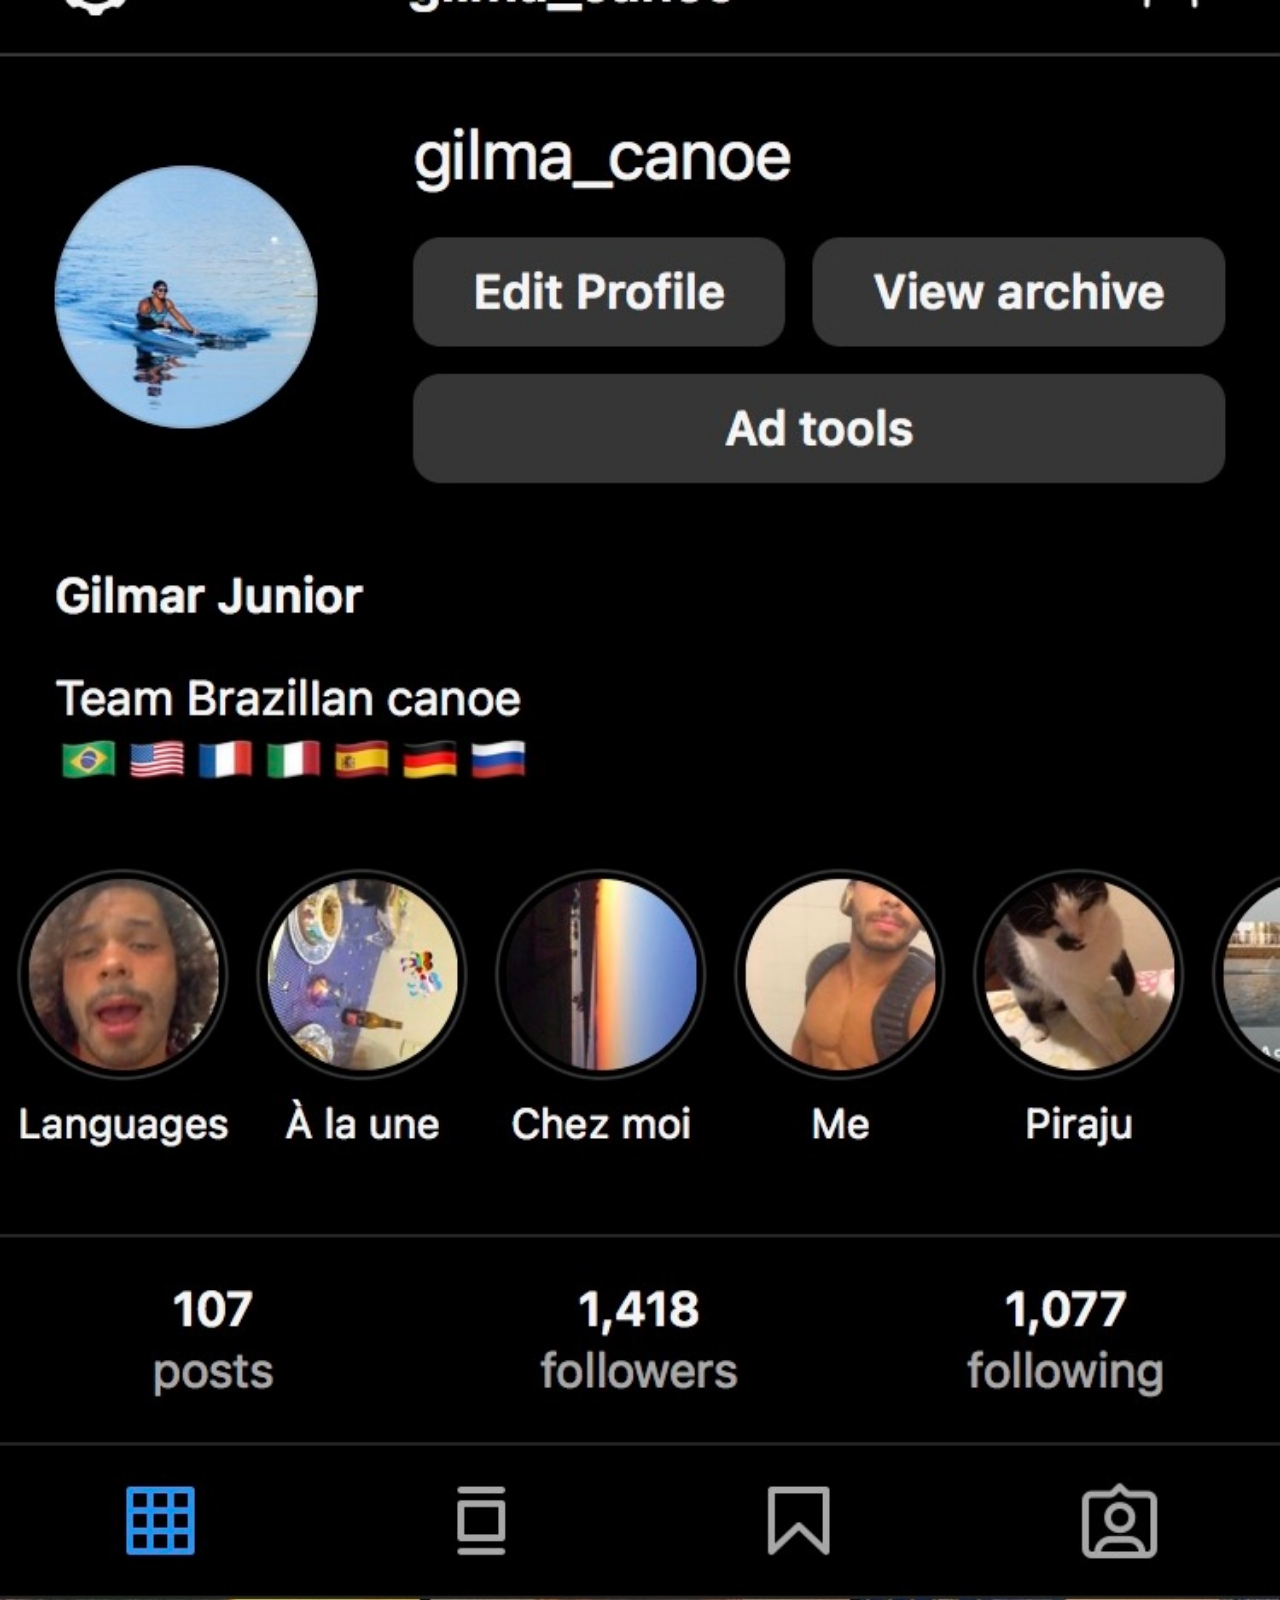
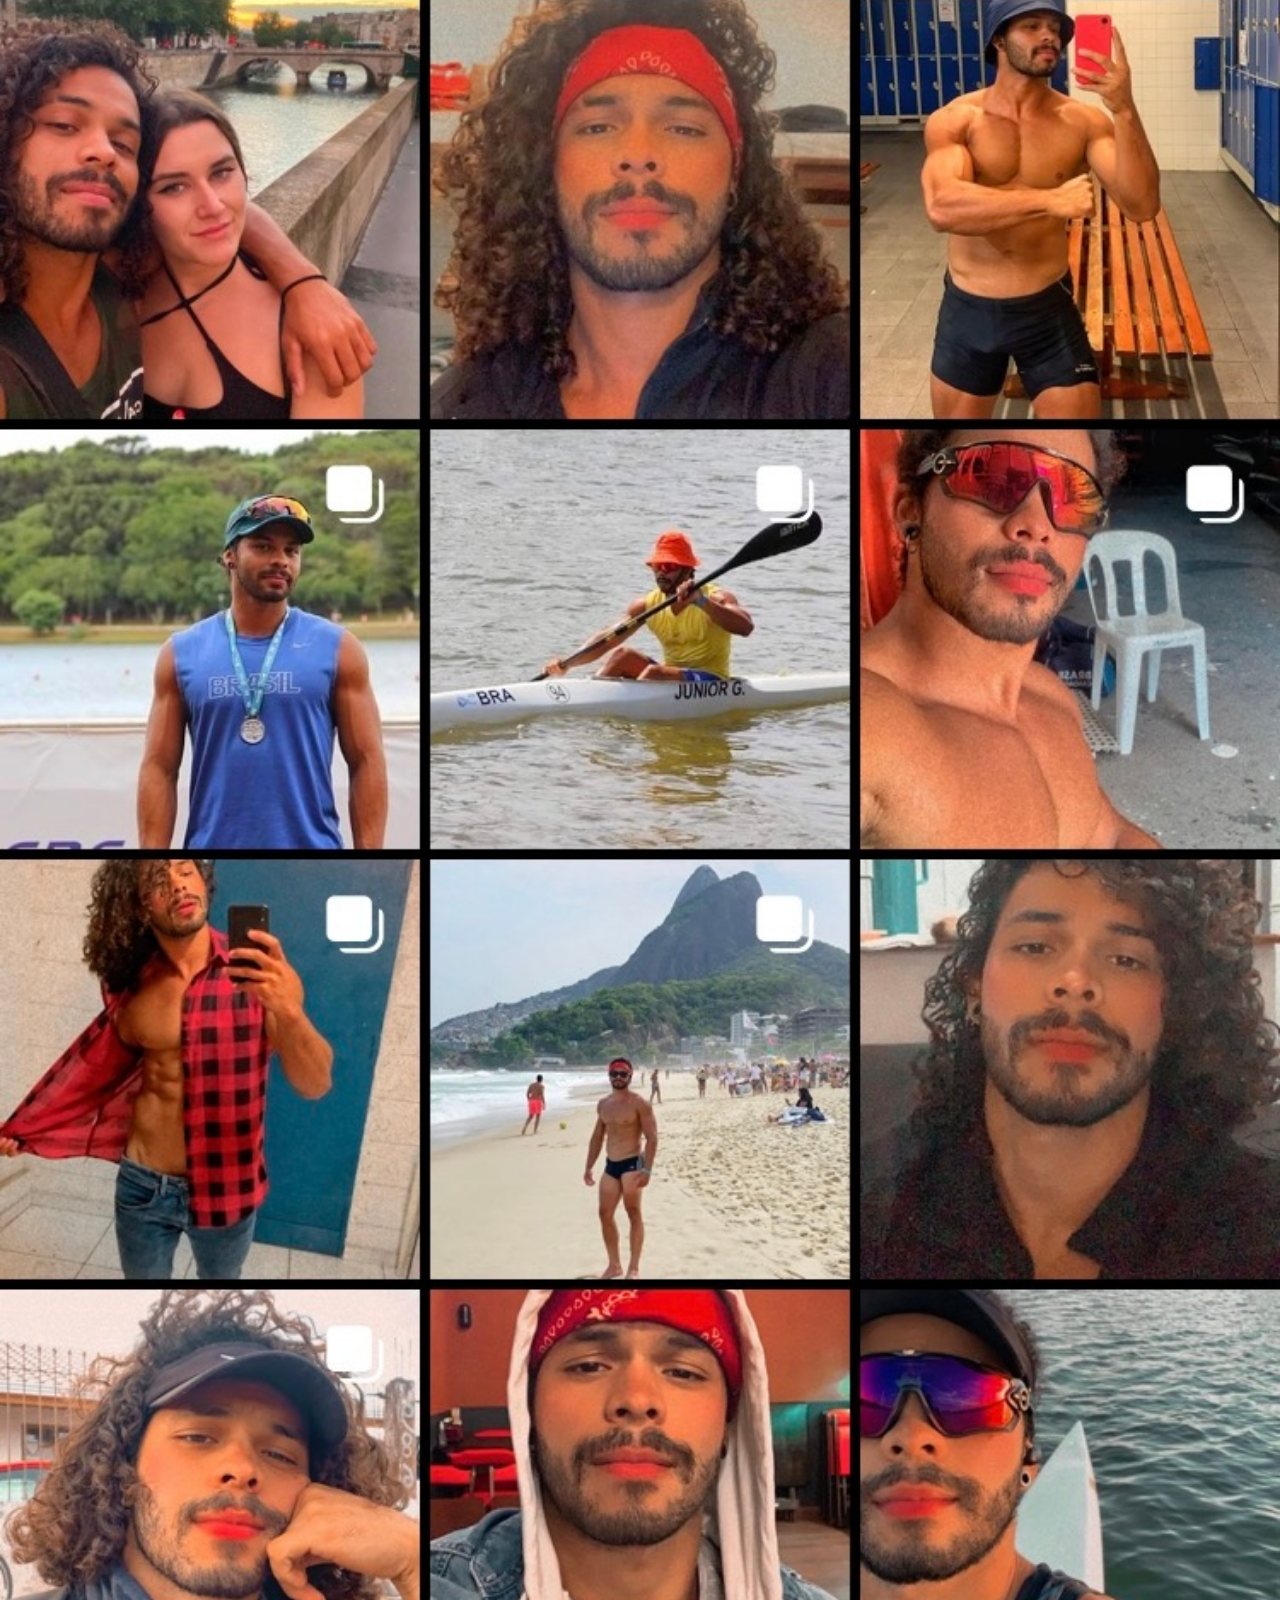
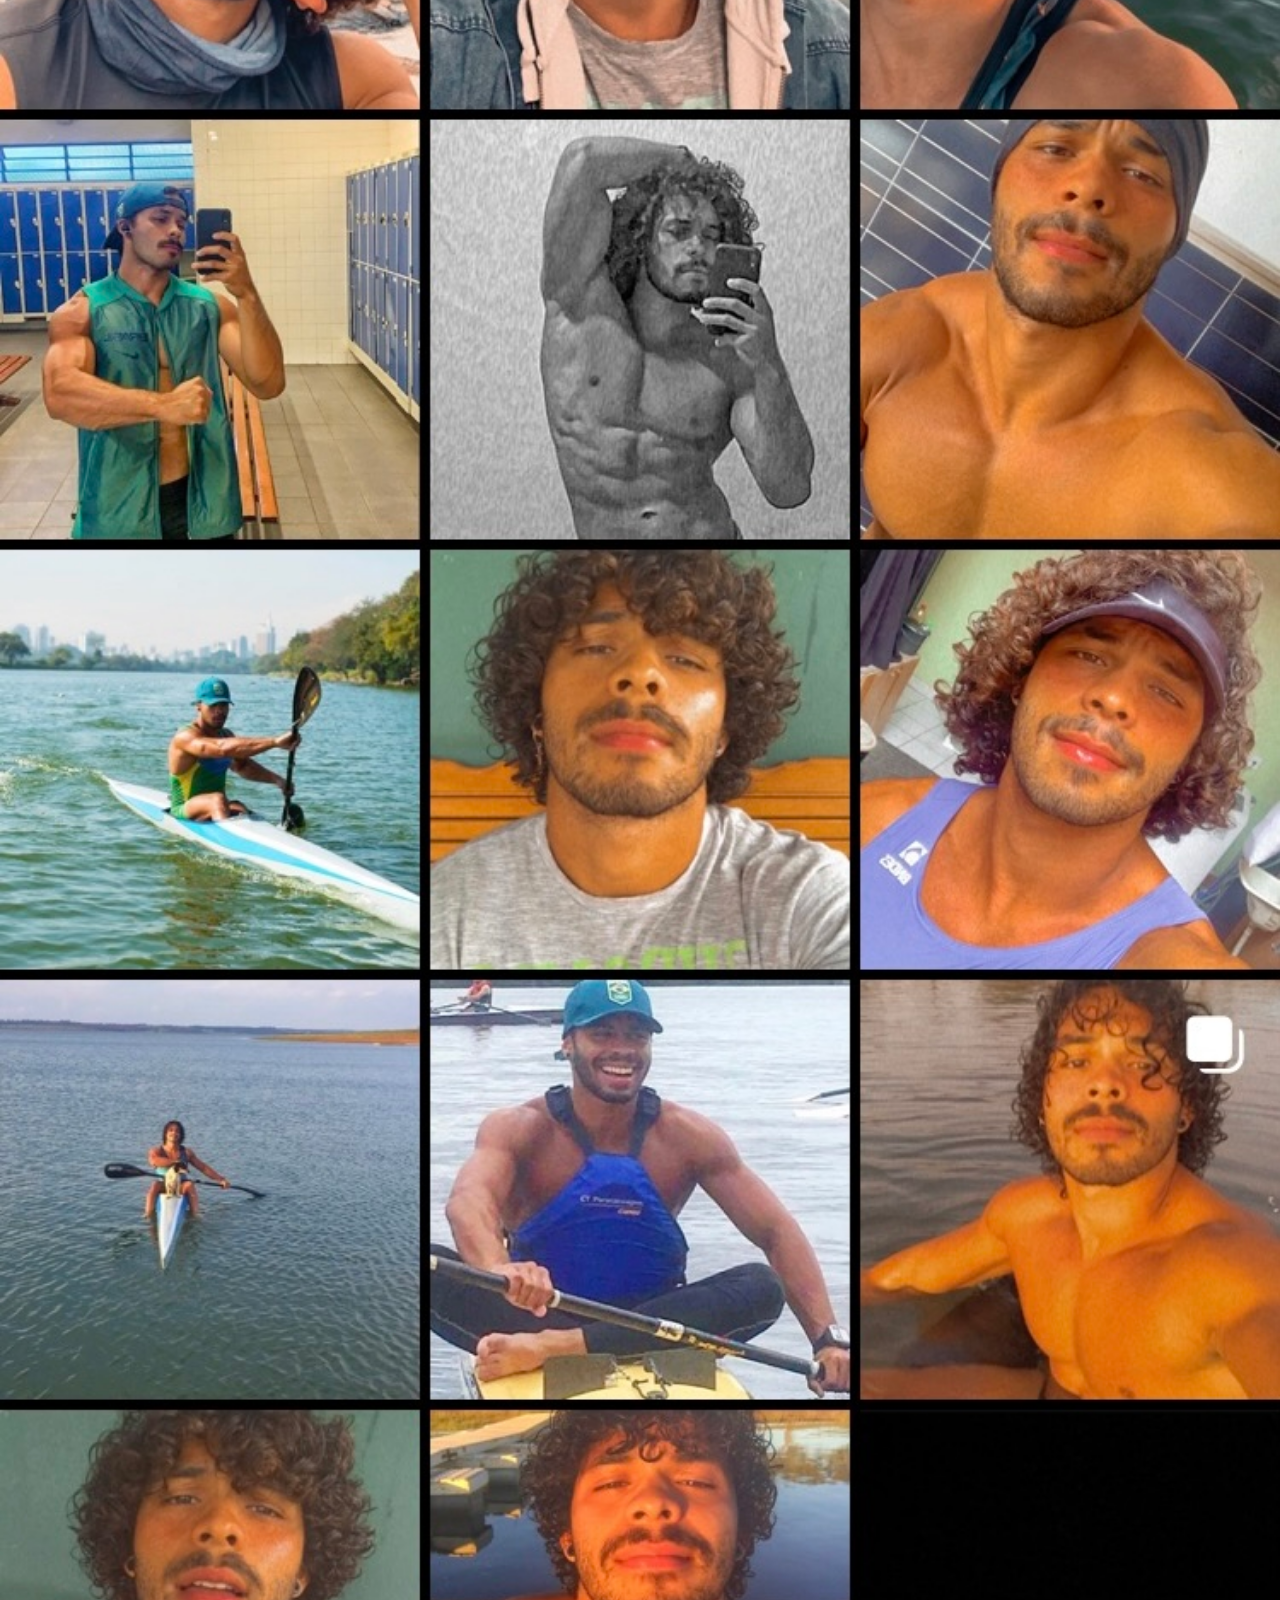
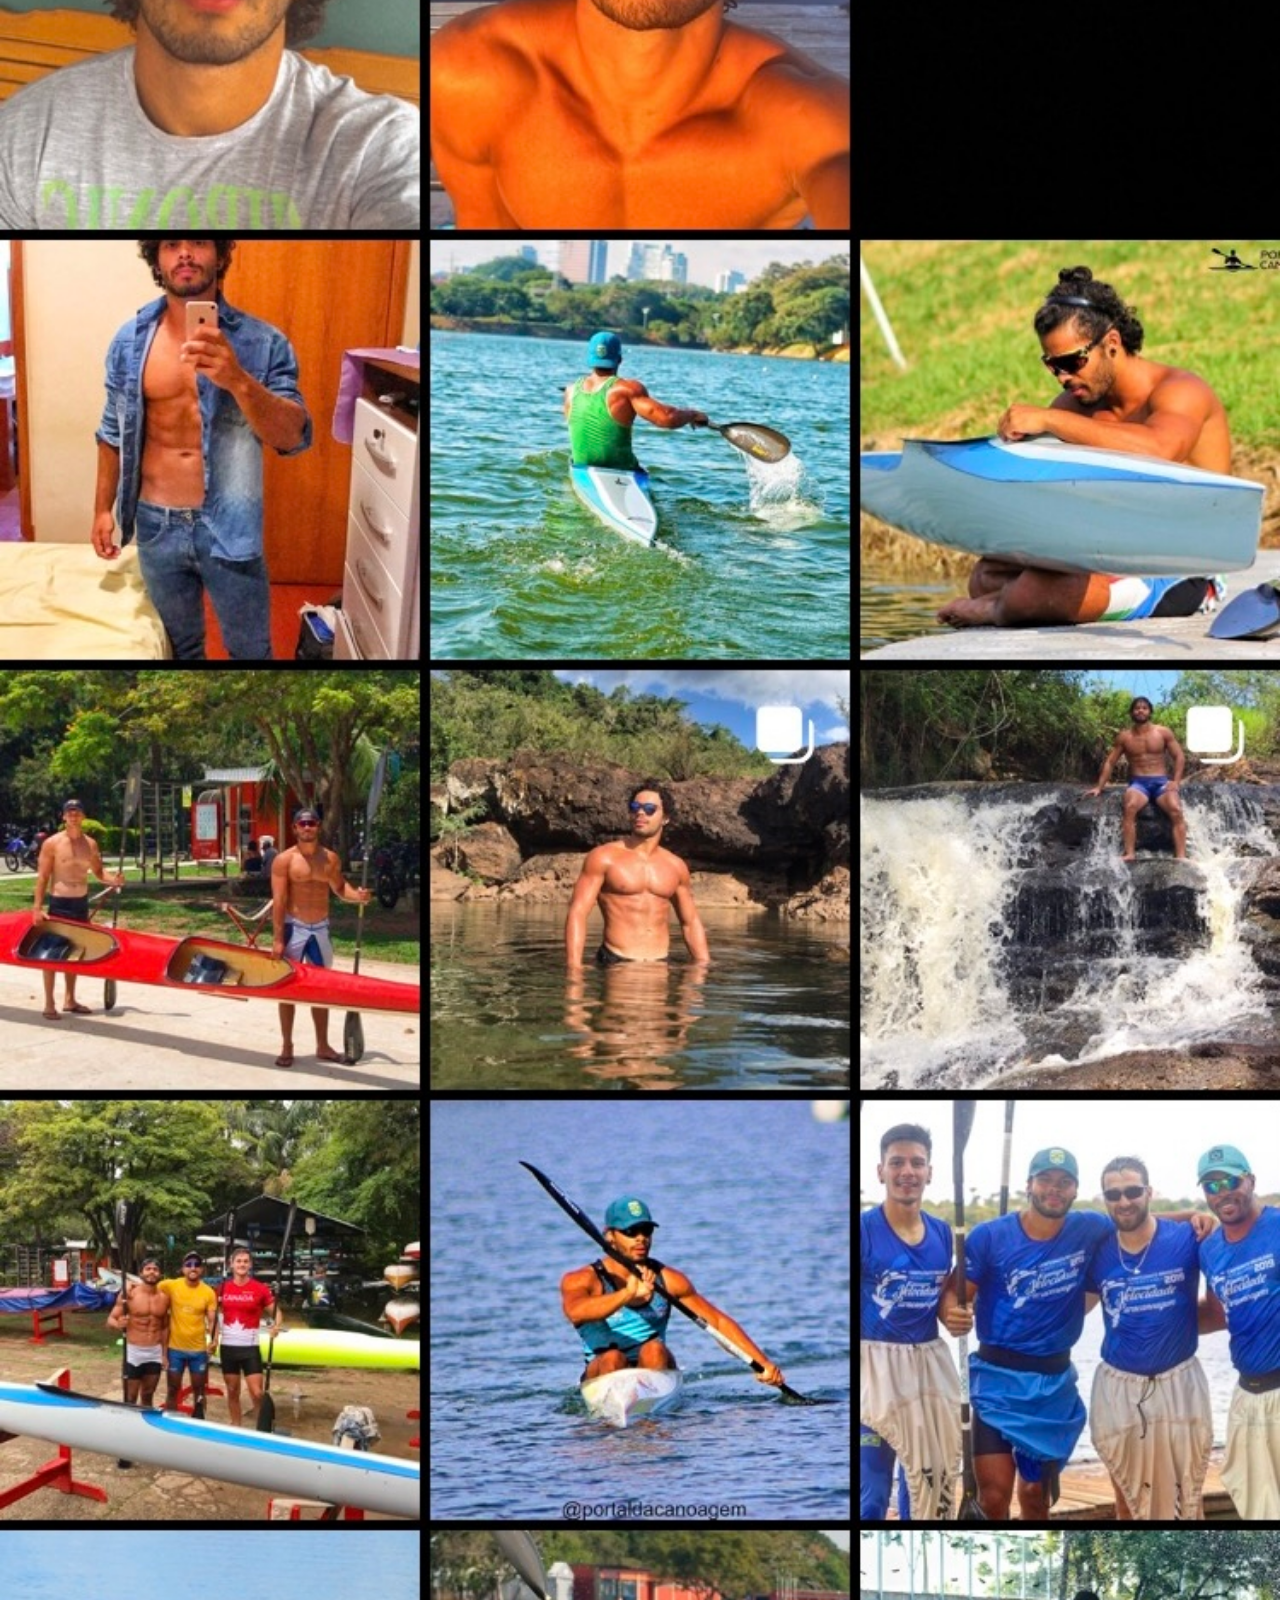
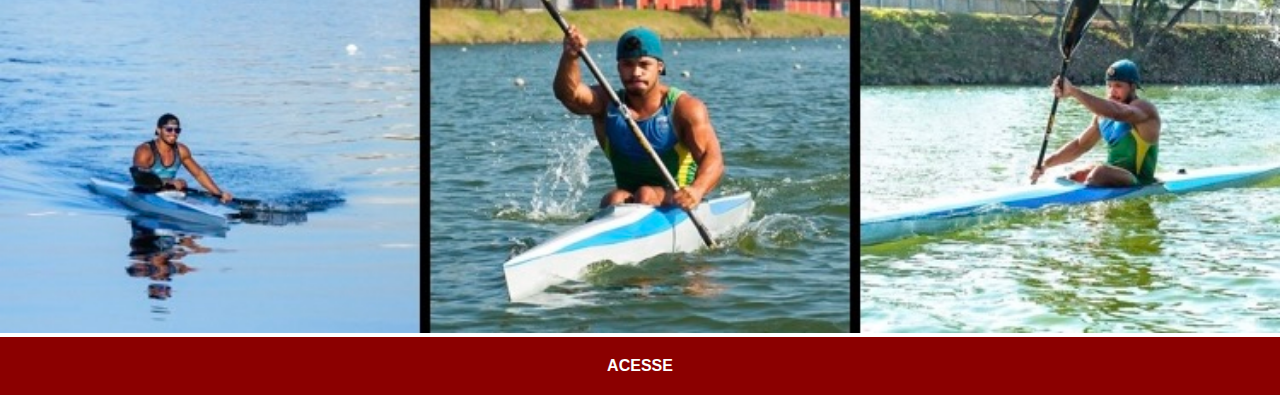
<file: Iinstagram.html>
<!DOCTYPE html>
<html lang="pt-br">
<head>
    <meta charset="UTF-8">
    <meta name="viewport" content="width=device-width, initial-scale=1.0">
    <title>Instagram</title>
    <link rel="stylesheet" href="estilos/social.css">
</head>
<body>
    <img src="imagens/insta.jpg" alt="Instagram">
    <a href="https://www.instagram.com/gilma_canoe/" target="_blank">ACESSE</a>
    
</body>
</html>
</file>
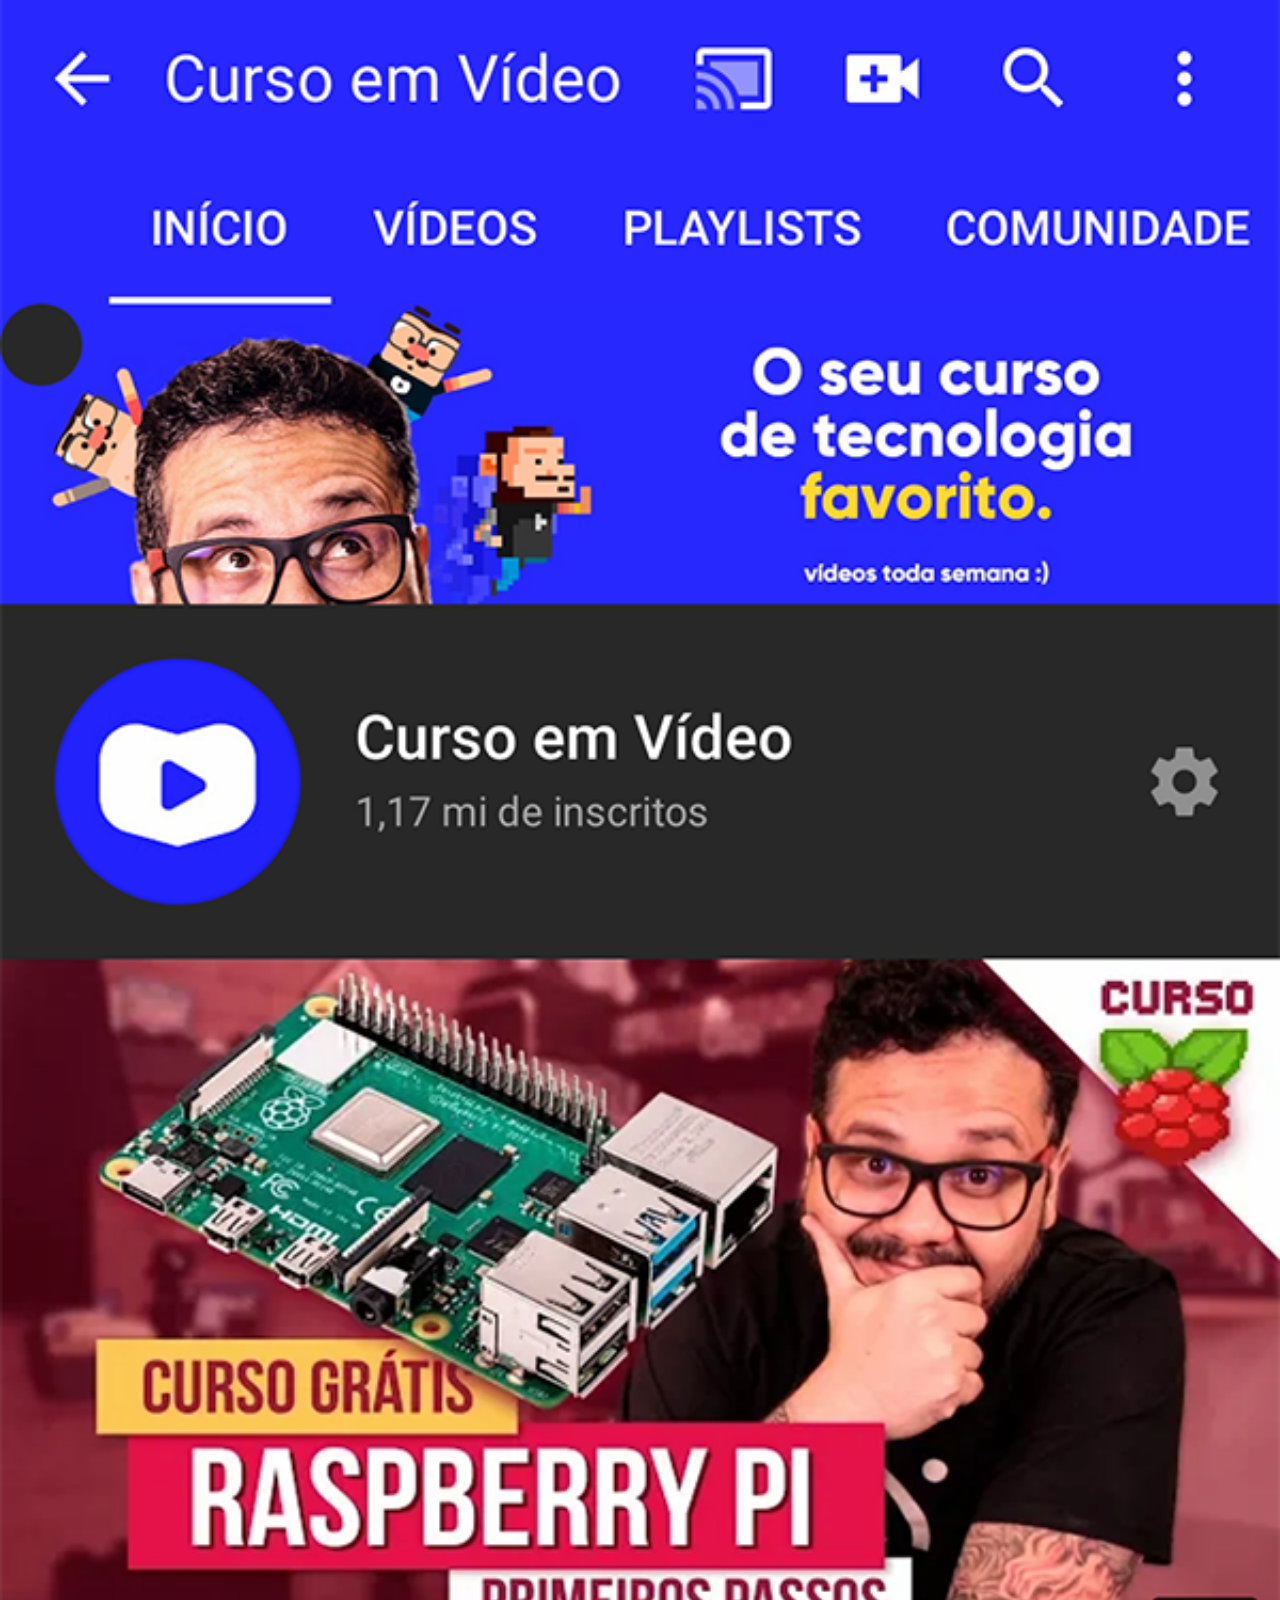
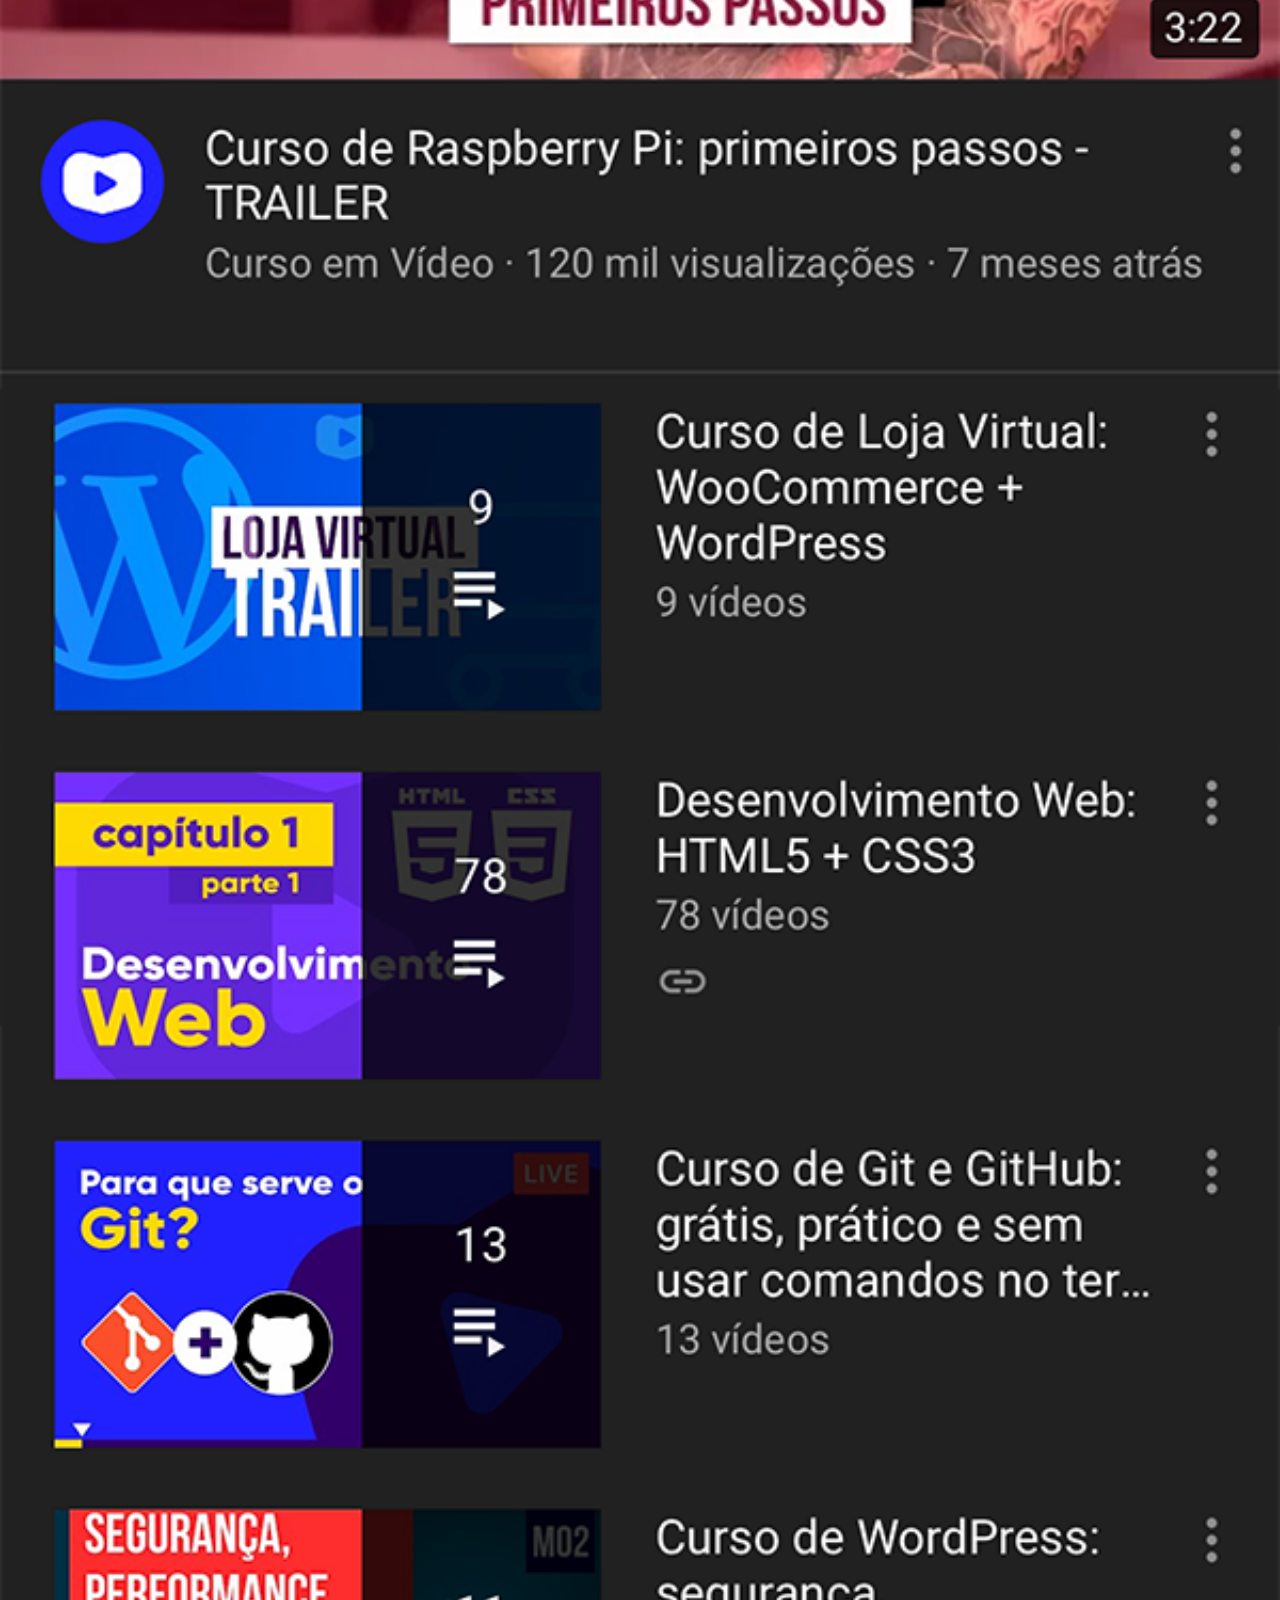
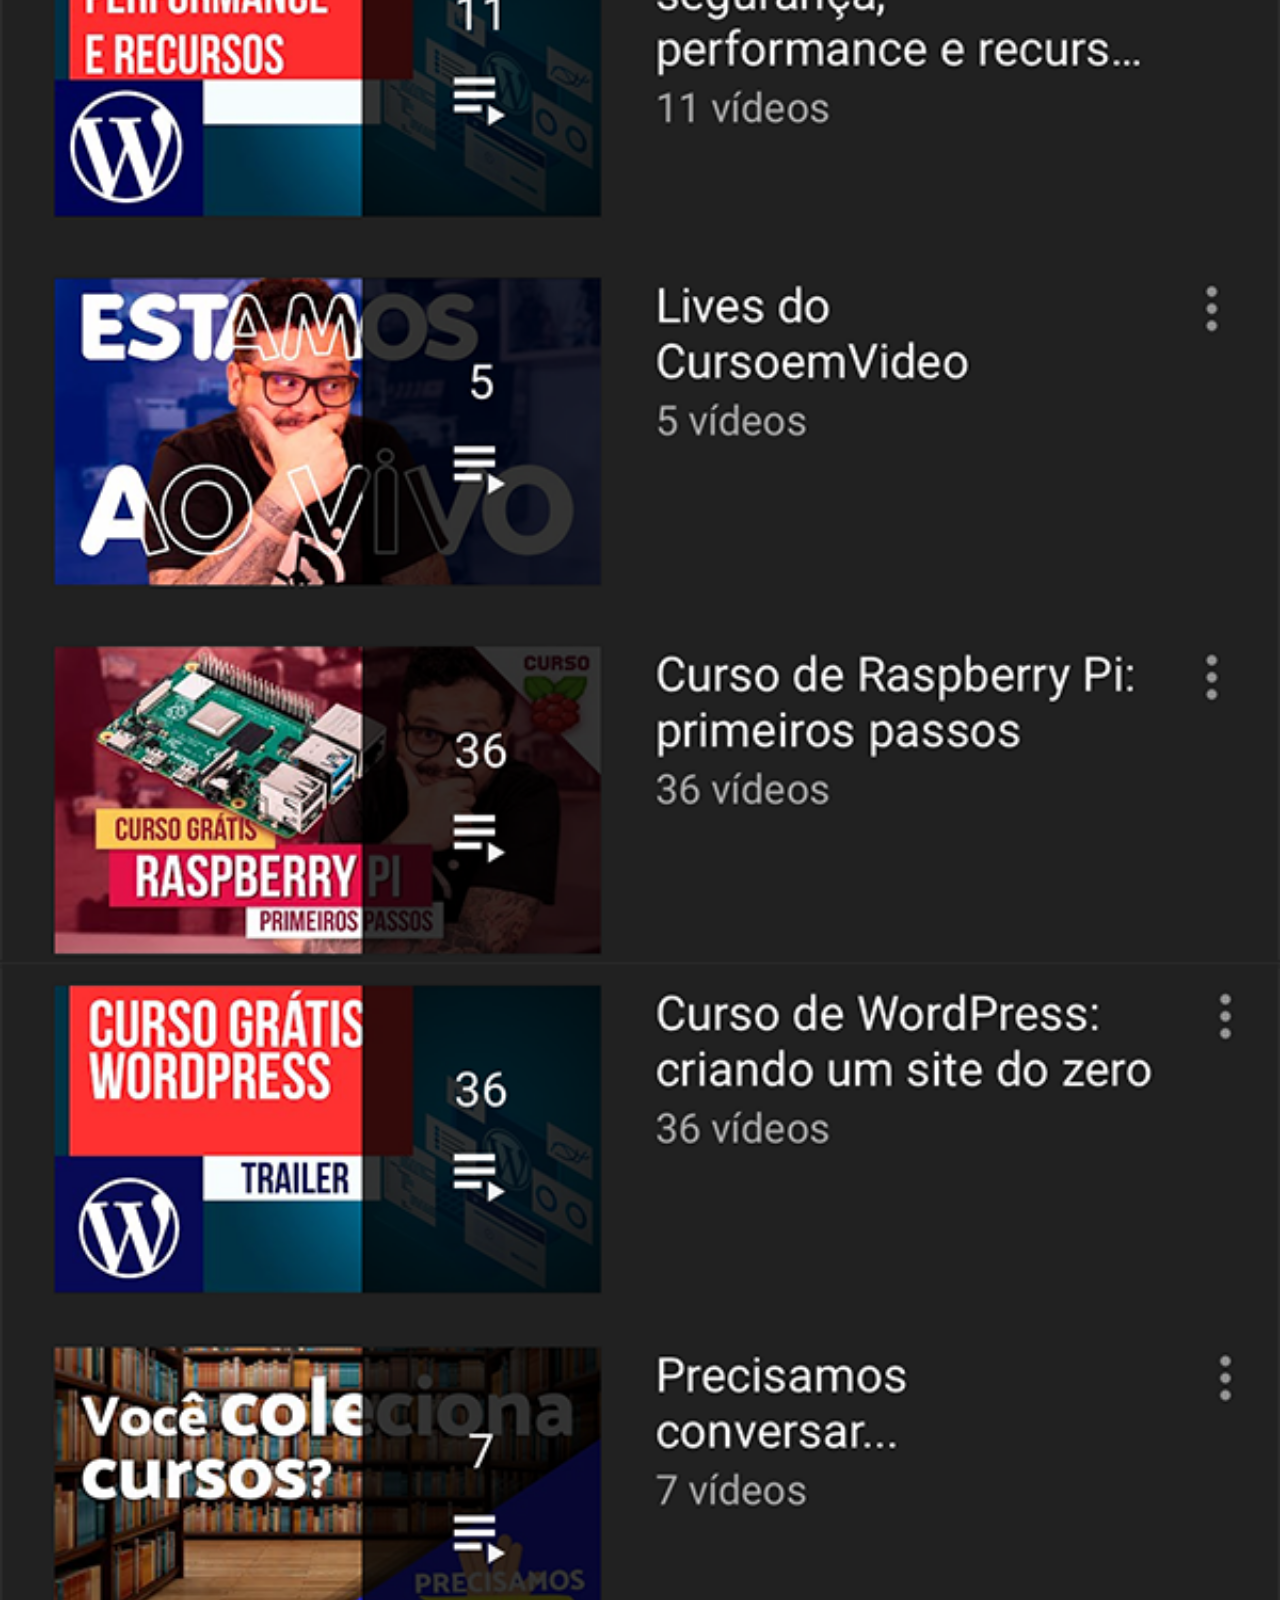
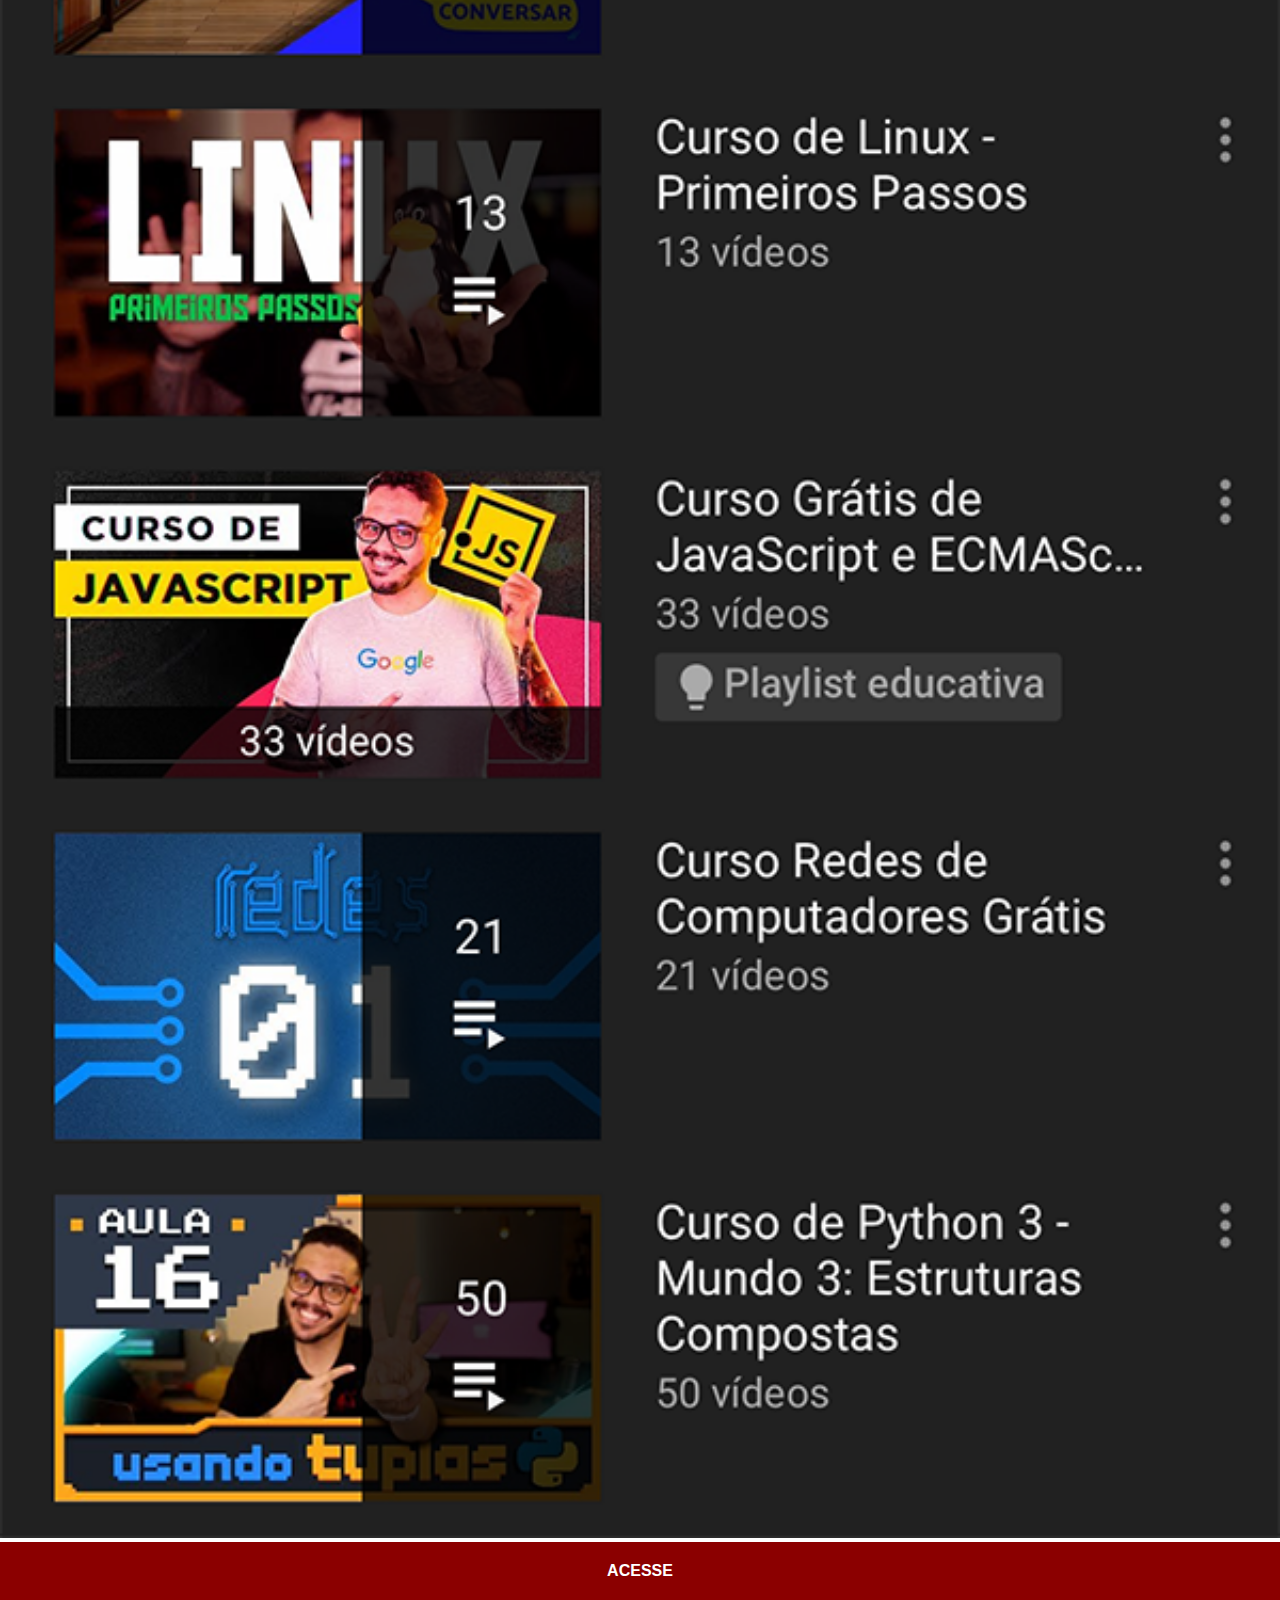
<file: youtube.html>
<!DOCTYPE html>
<html lang="pt-br">
<head>
    <meta charset="UTF-8">
    <meta name="viewport" content="width=device-width, initial-scale=1.0">
    <title>Youtube</title>
    <link rel="stylesheet" href="estilos/social.css">
    
</head>
<body>
    <img src="imagens/tela-youtube.png" alt="Youtube">
    <a href="https://www.youtube.com/@CursoemVideo" target="_blank">ACESSE</a>
    
</body>
</html>
</file>
<file: estilos/style.css>
@charset "UTF-8";

* {
    margin: 0px;
    padding: 0px;
    font-family: Arial, Helvetica, sans-serif;

}

html, body {
    height: 100vh;
    width: 100vw;
    background-color: black;
}

body {
    background: url('../imagens/fundo-madeira.jpg') no-repeat top center;
    background-size: cover;
    background-attachment: fixed;
}

main {
    position: relative;
    height: 100vh;
    
}

section#telefone {
    position: absolute;
    top: 50%;
    left: 50%;
    transform: translate(-50%, -50%);

    height: 627px;
    width: 311px;
    background-color: blue;
    background: url('../imagens/frame-iphone.png') no-repeat;
}

iframe#tela {
    position: relative;
    top: 80px;
    left: 22px;
    width: 267px;
    height: 471px;
}

section#redes-sociais {
    text-align: right;
}

section#redes-sociais img {
    width: 50px;
    margin: 10px;
    border-radius: 50%; 
    box-shadow: 2px 2px 5px rgba(0, 0, 0, 0.400);
    box-sizing: border-box;
}

section#redes-sociais img:hover {
    border: 2px solid rgba(255, 255, 0, 0.637);
    transform: translate( -3px, -3px);
    box-shadow: 5px 5px 10px rgba(0, 0, 0, 0.623);
    transition: transform .3s, border 1s;
}
@media screen and (min-width:320px)  and (max-width: 480px)
</file>
<file: estilos/social.css>
@charset "UTF-8";

* {
    margin: 0px;
    padding: 0px;
    font-family: Arial, Helvetica, sans-serif;
}

::-webkit-scrollbar {
    width: 0px;
    height: 0px;
}

img {
    width: 100vw;
}

a {
    display: block;
    background-color: darkred;
    color: white;
    padding: 20px;
    text-align: center;
    font-weight: bolder;
    text-decoration: none;
}

a:hover {
    background-color: red;
}
</file>
